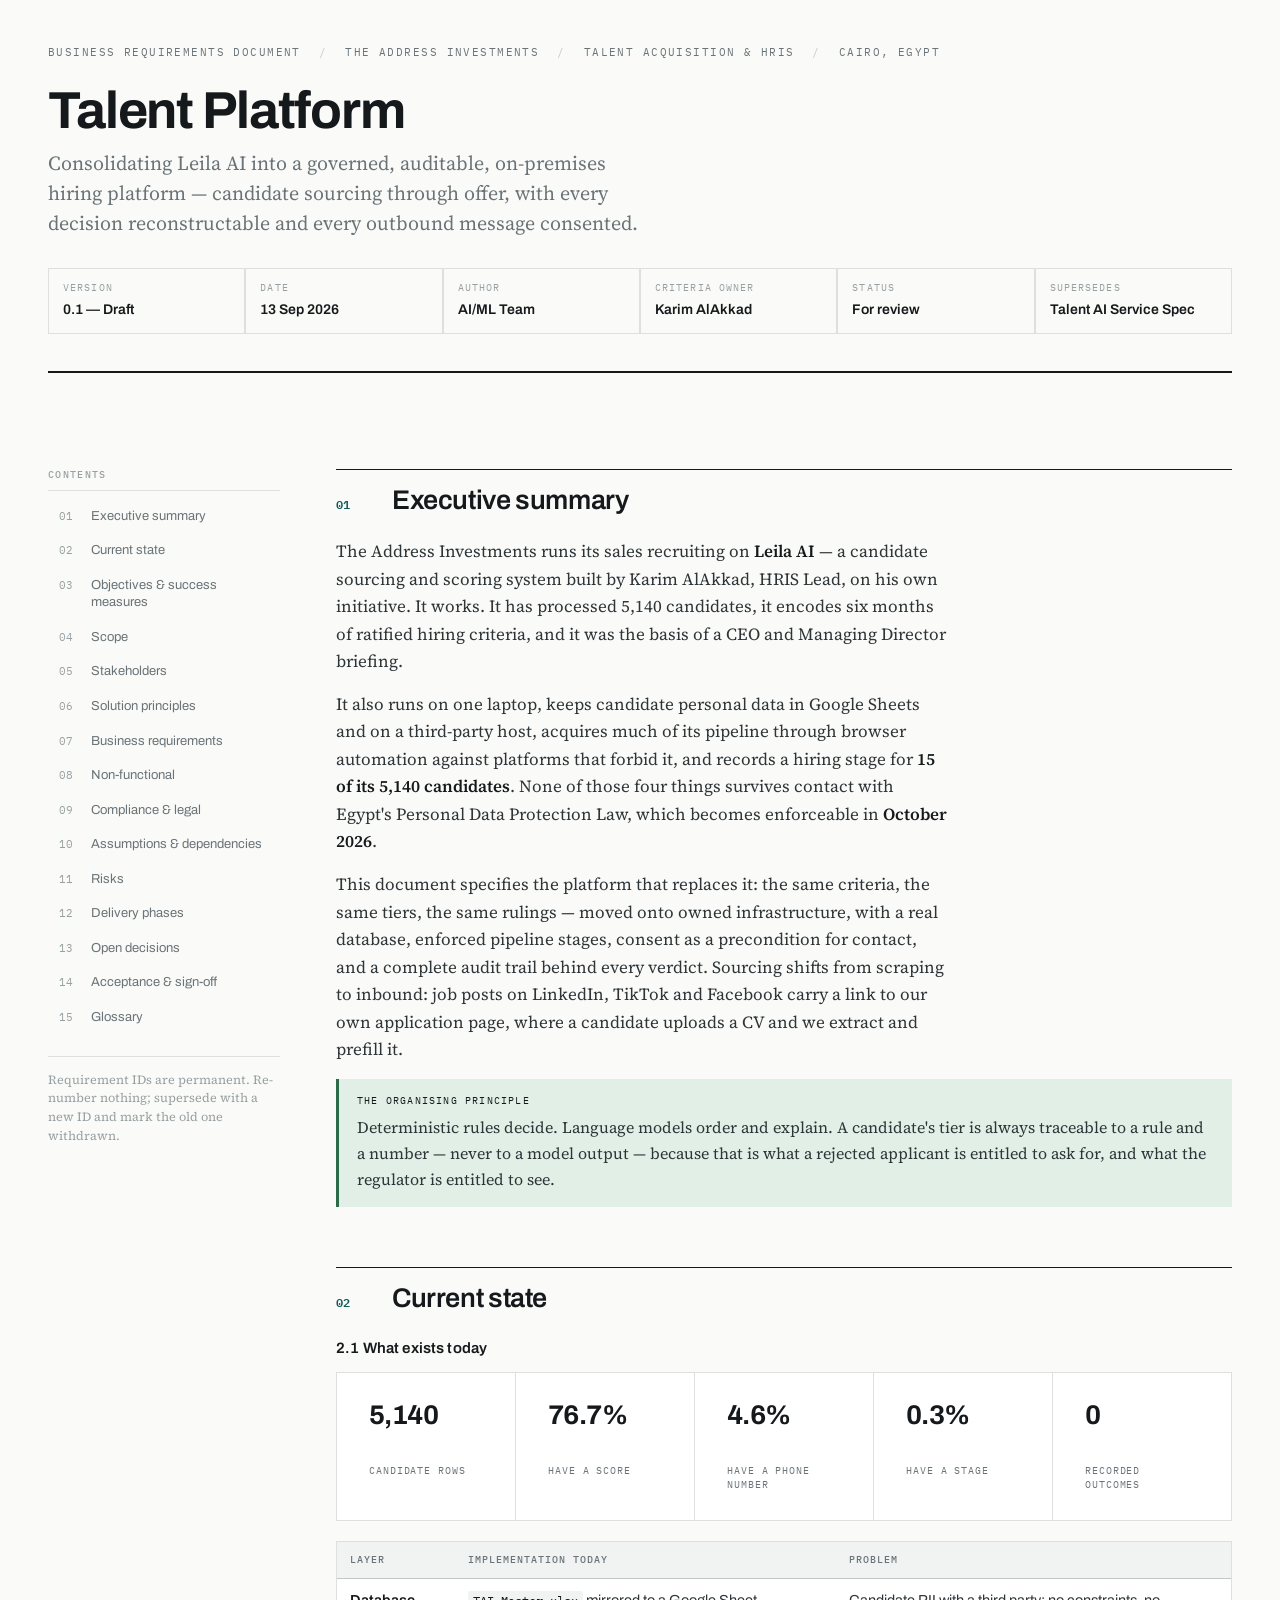
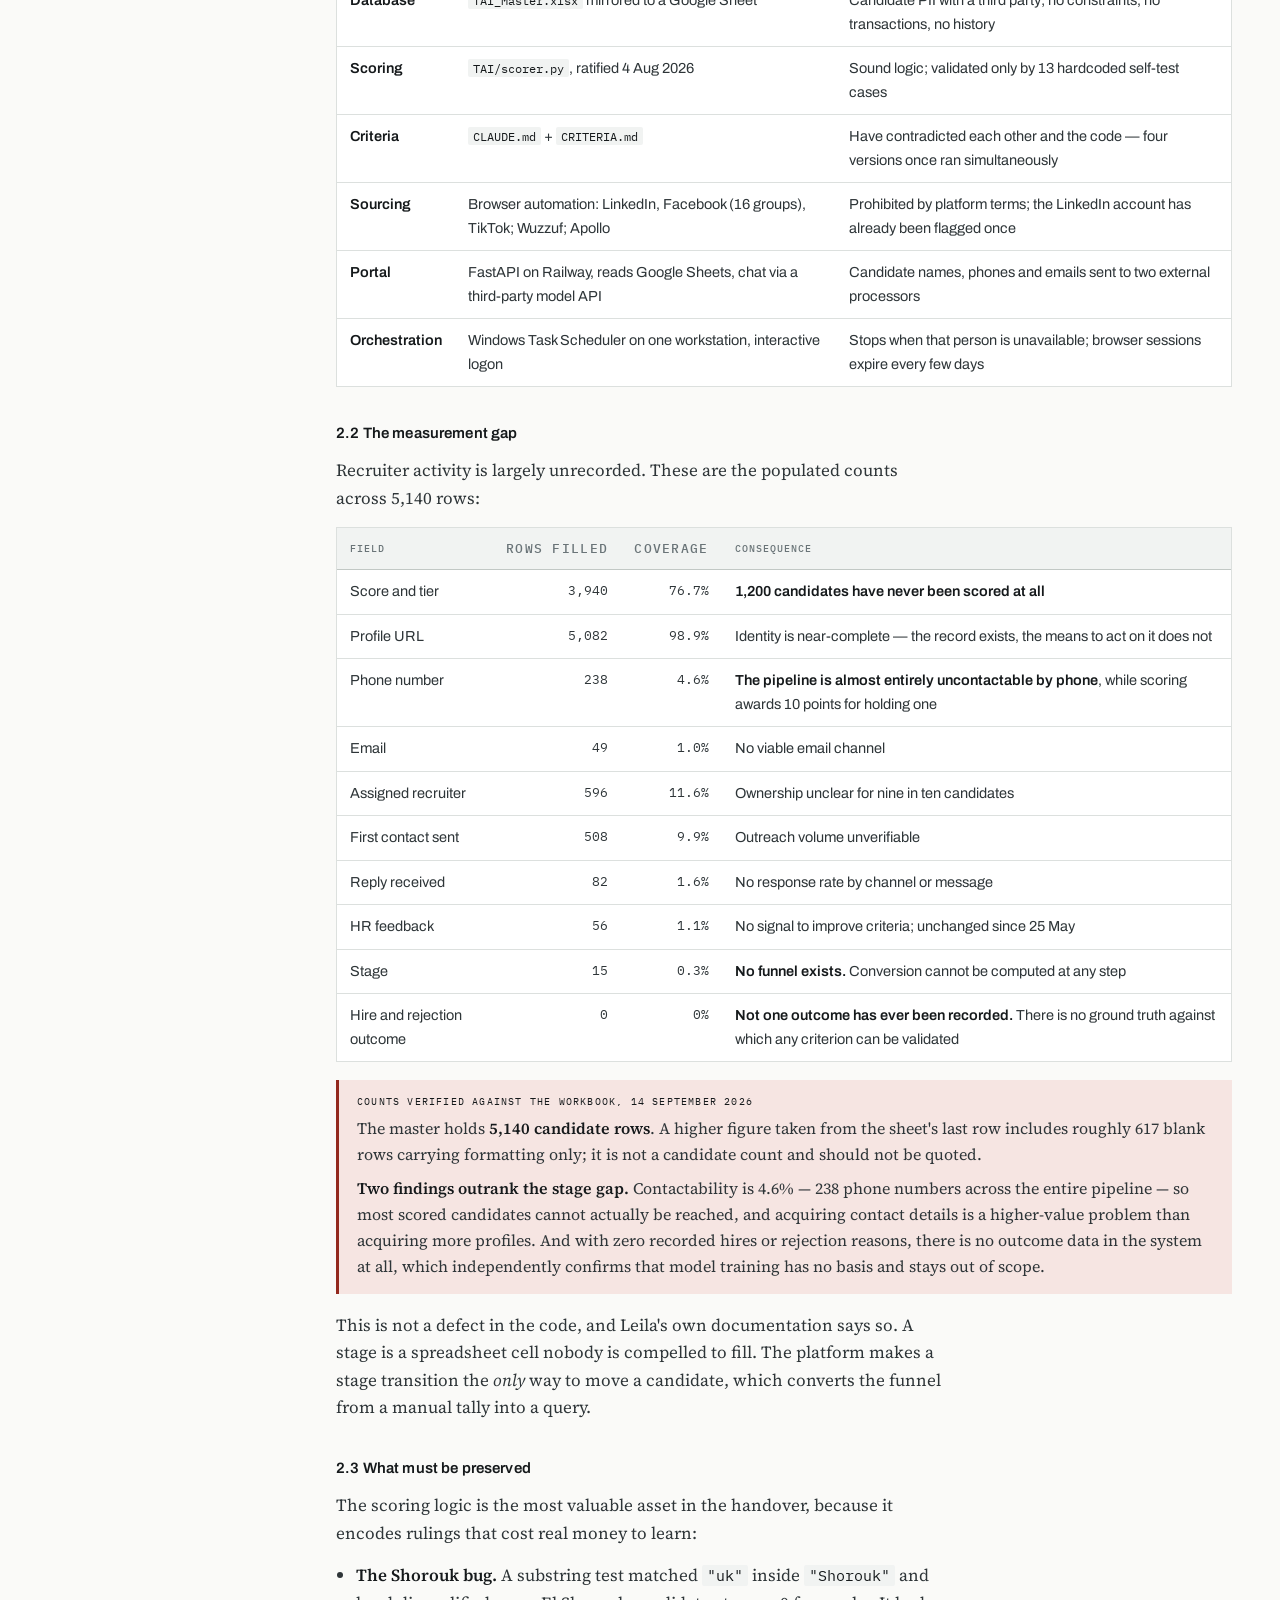
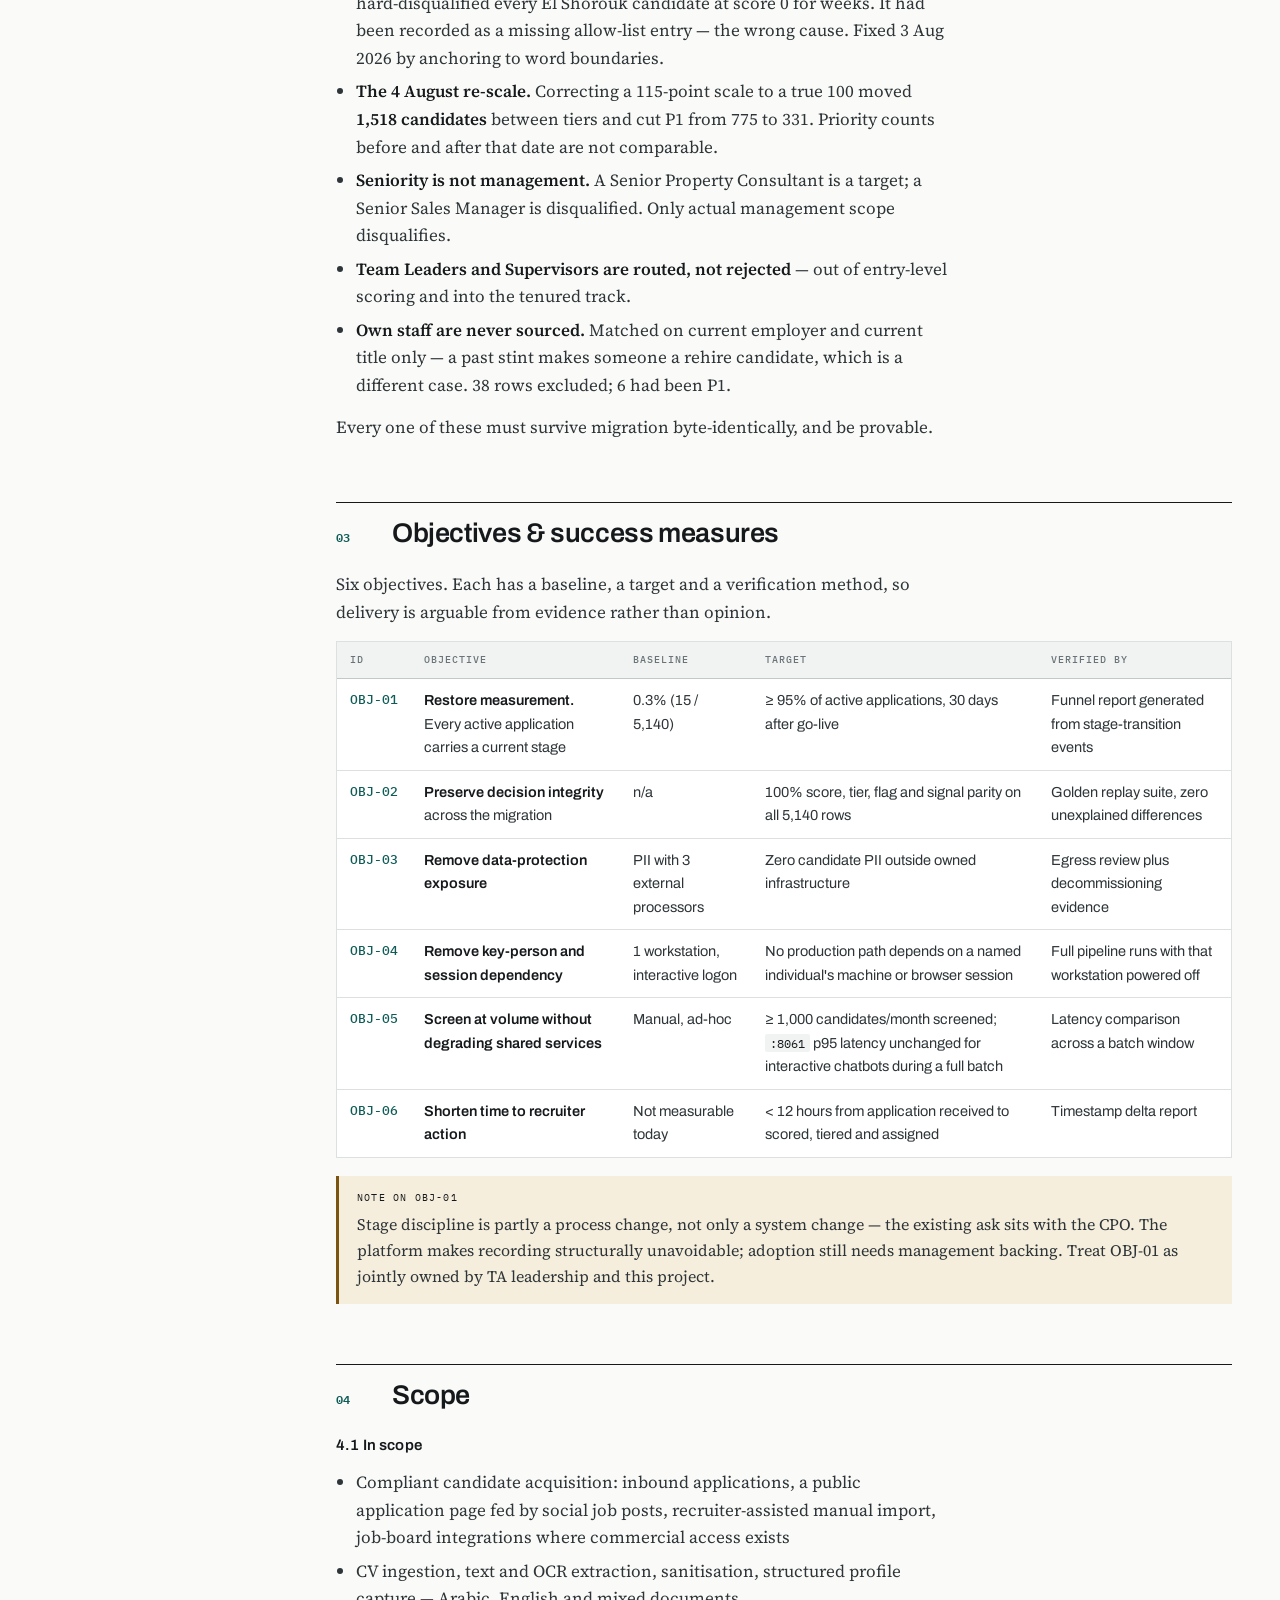
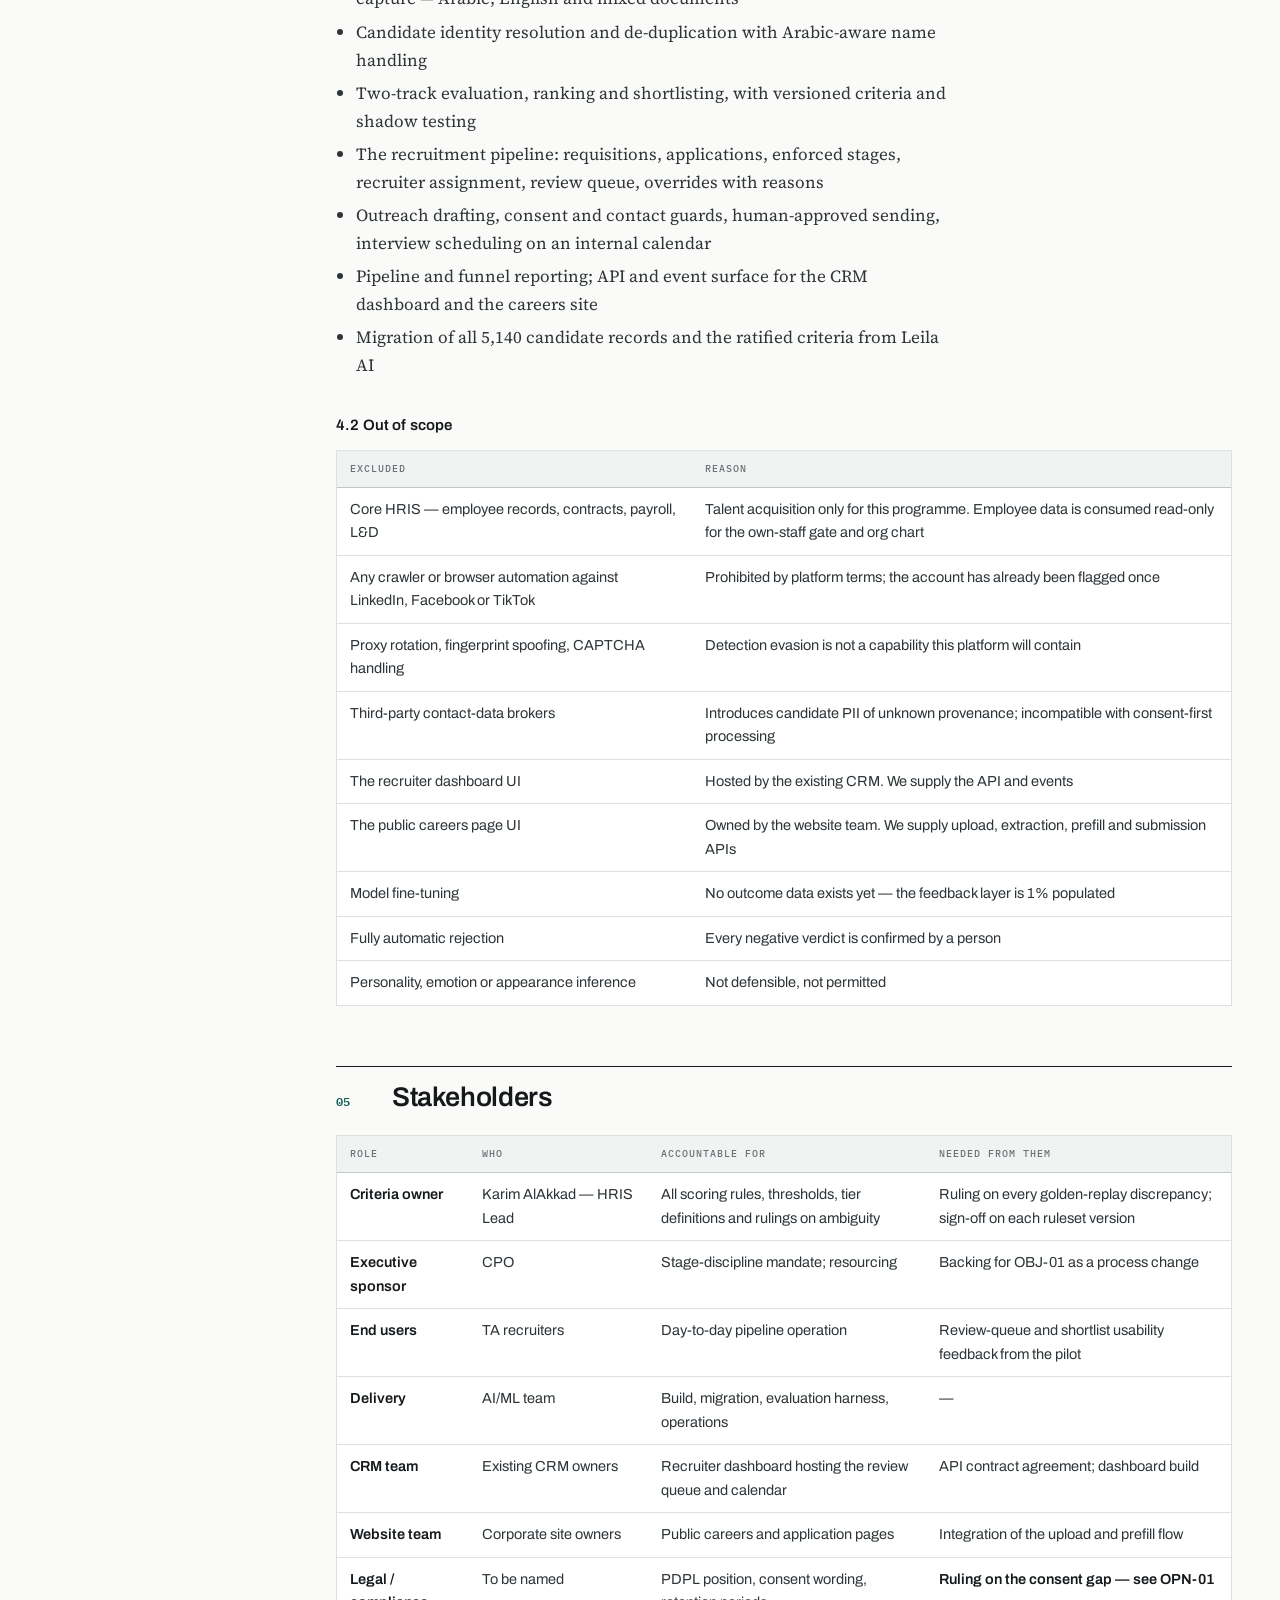
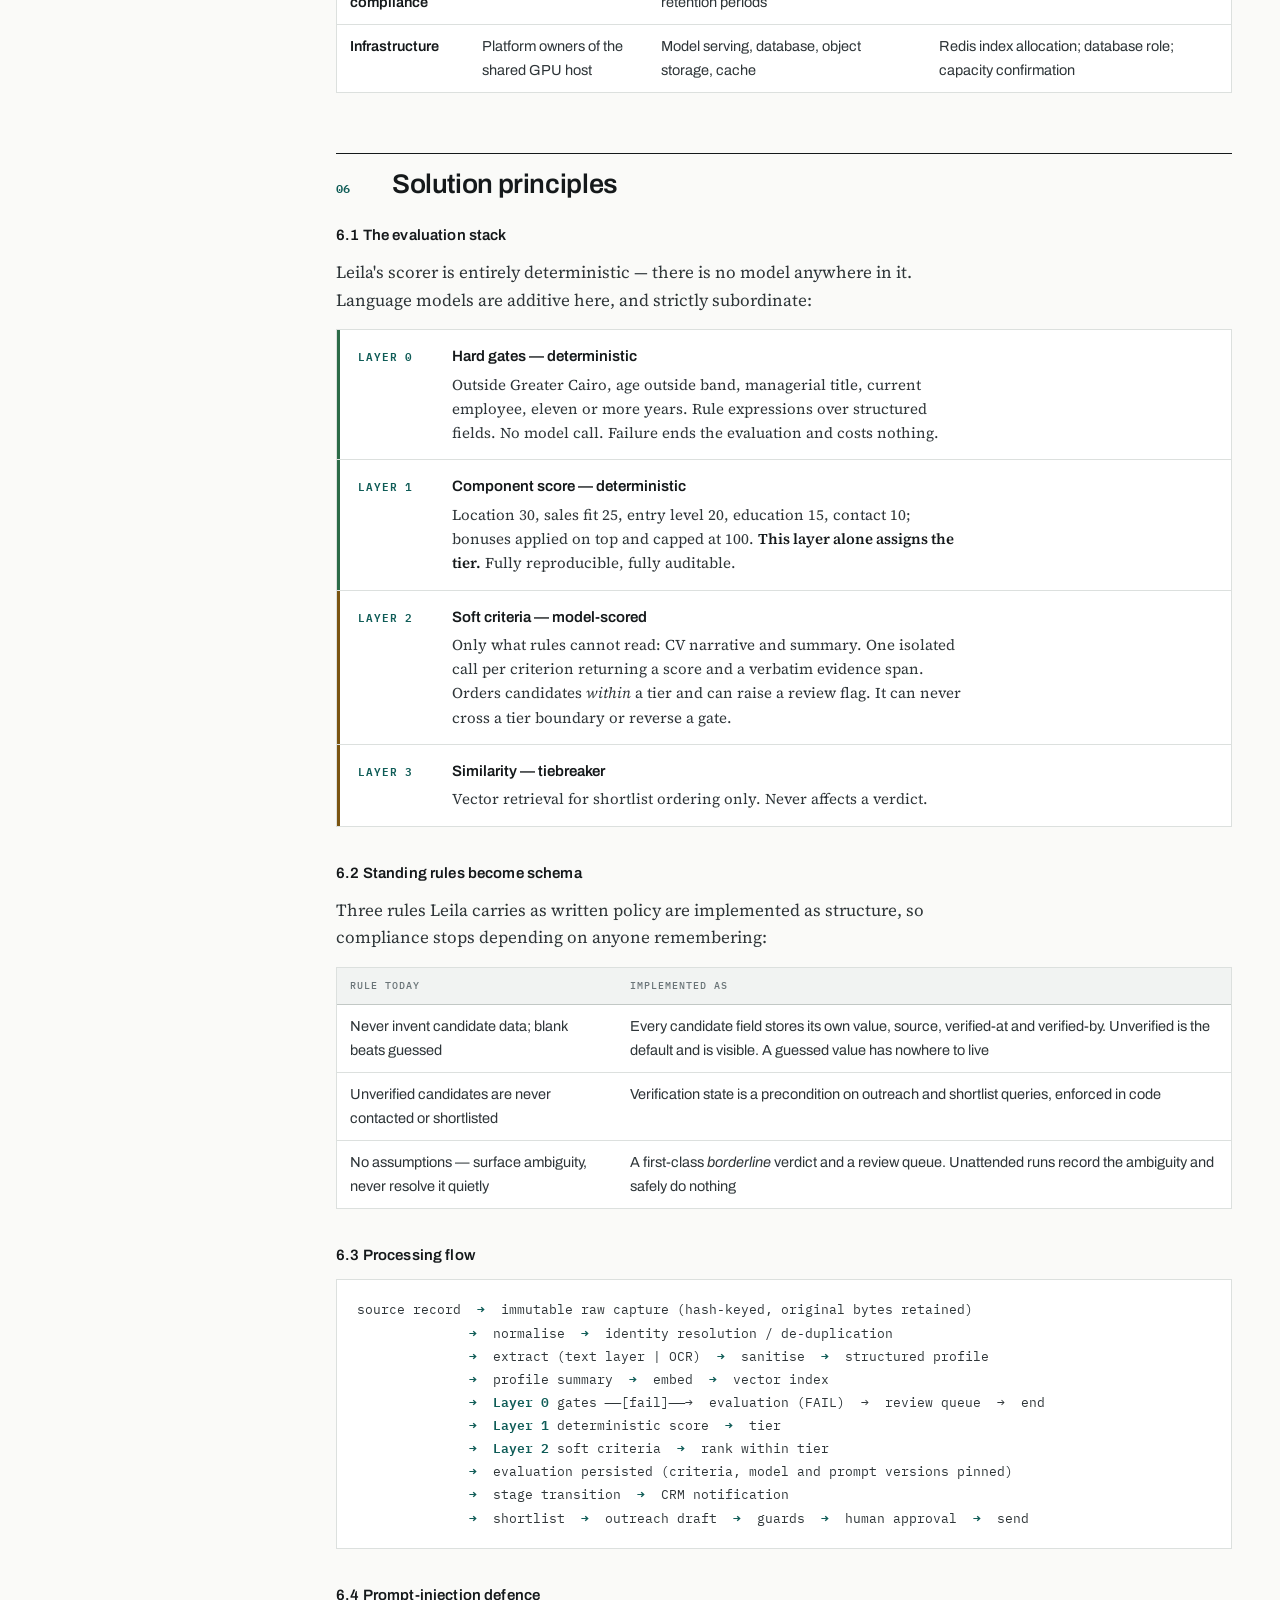
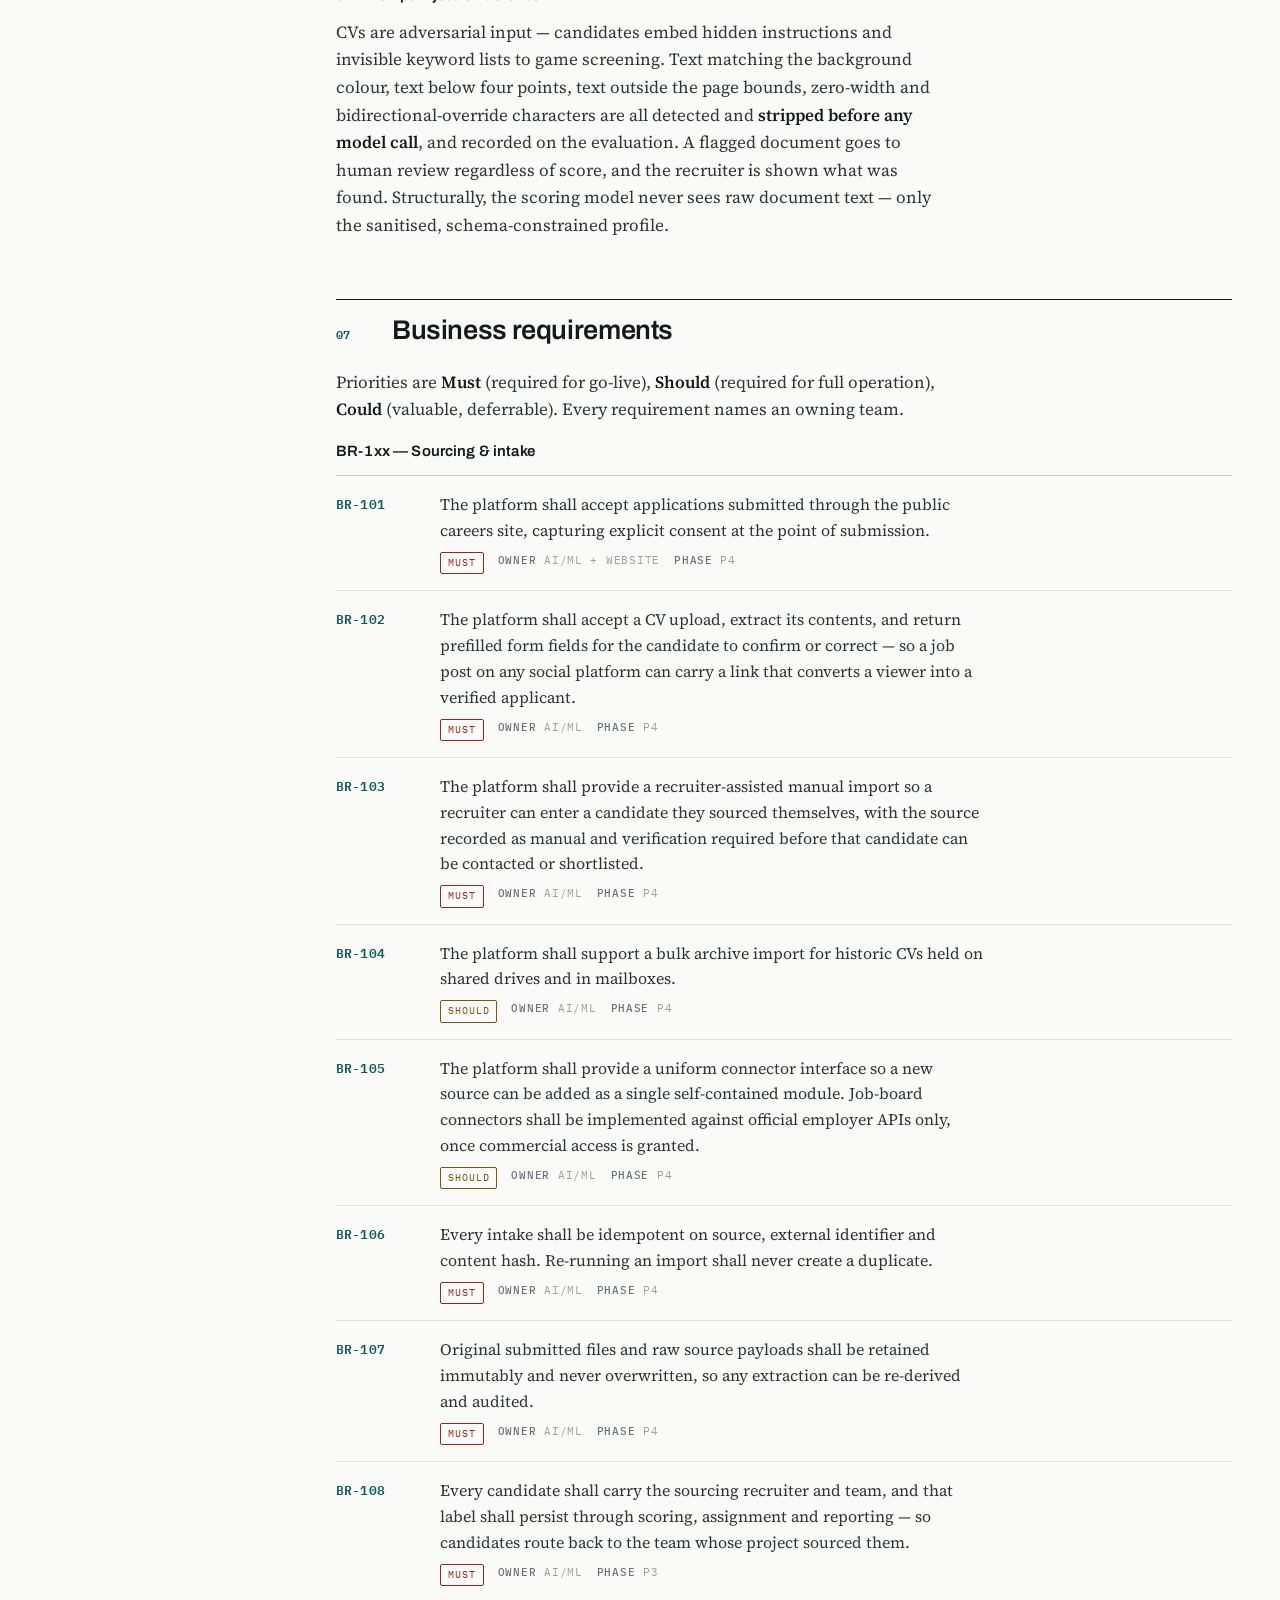
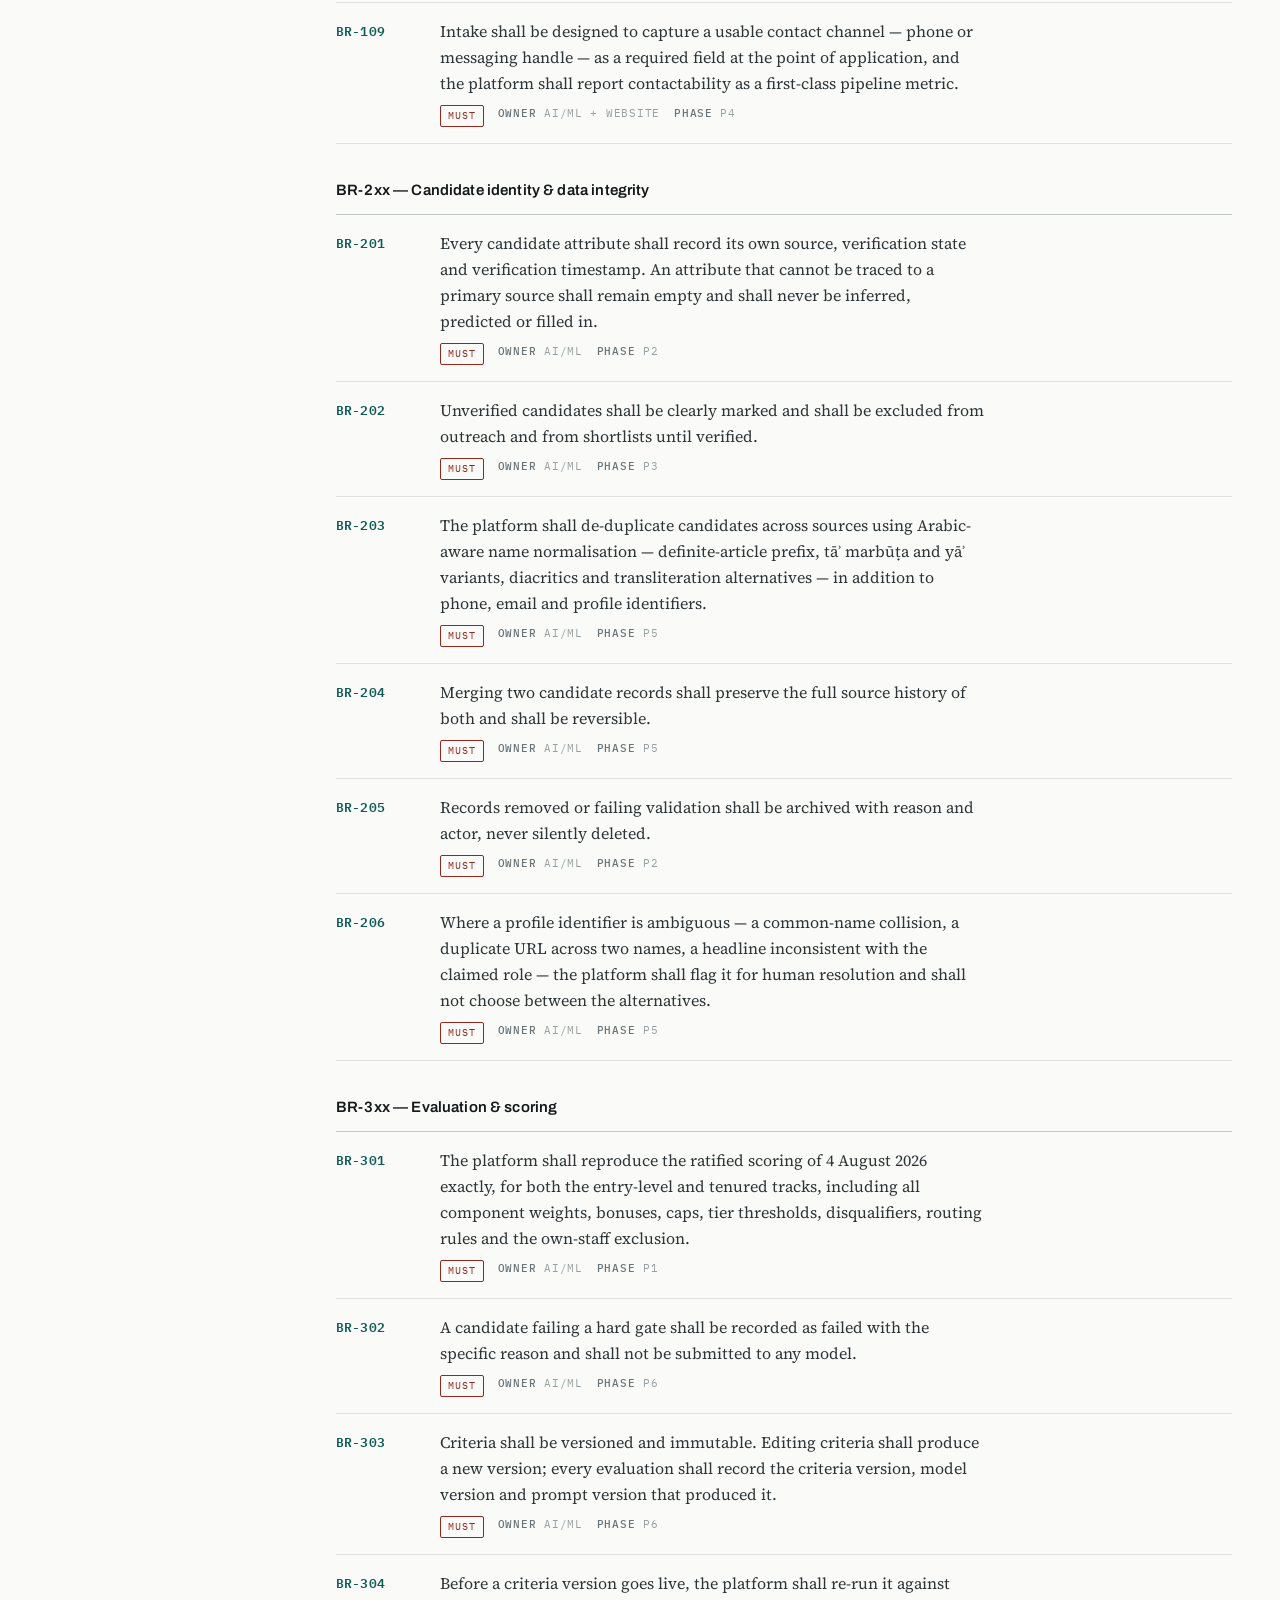
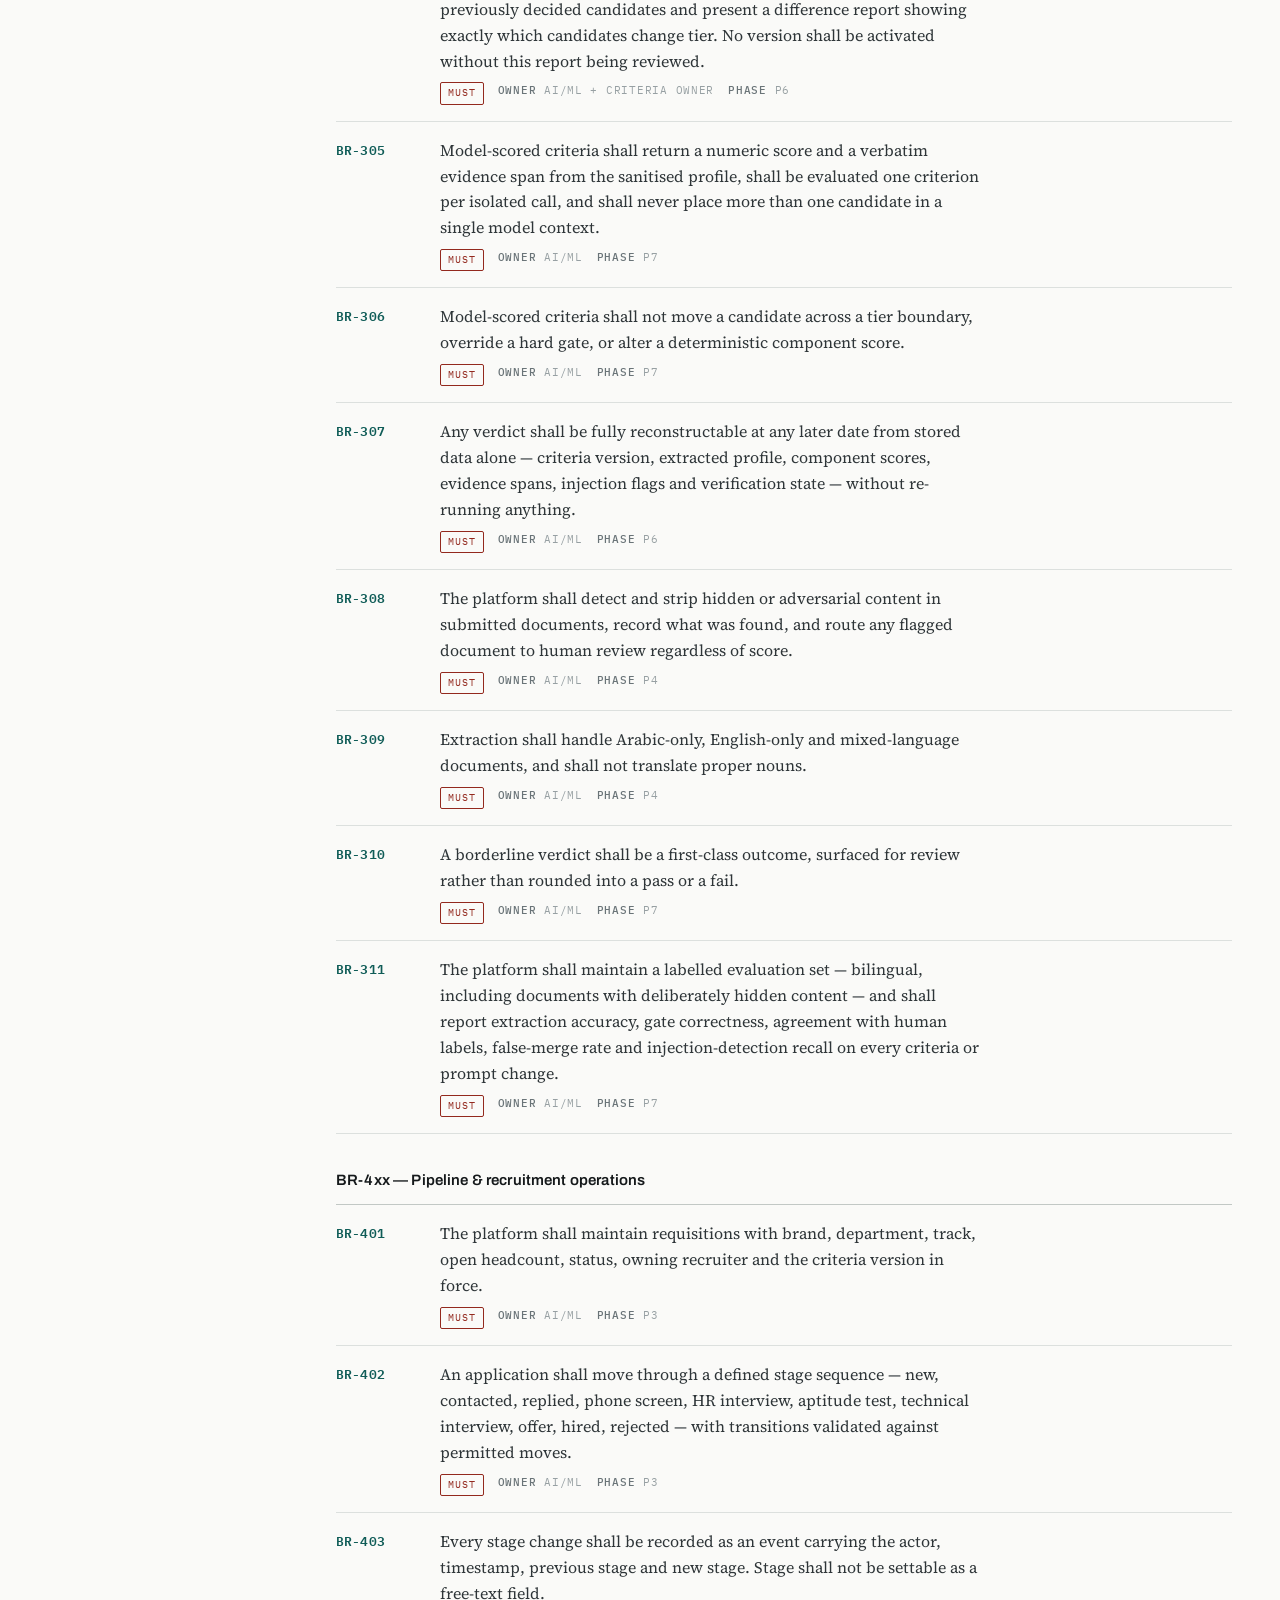
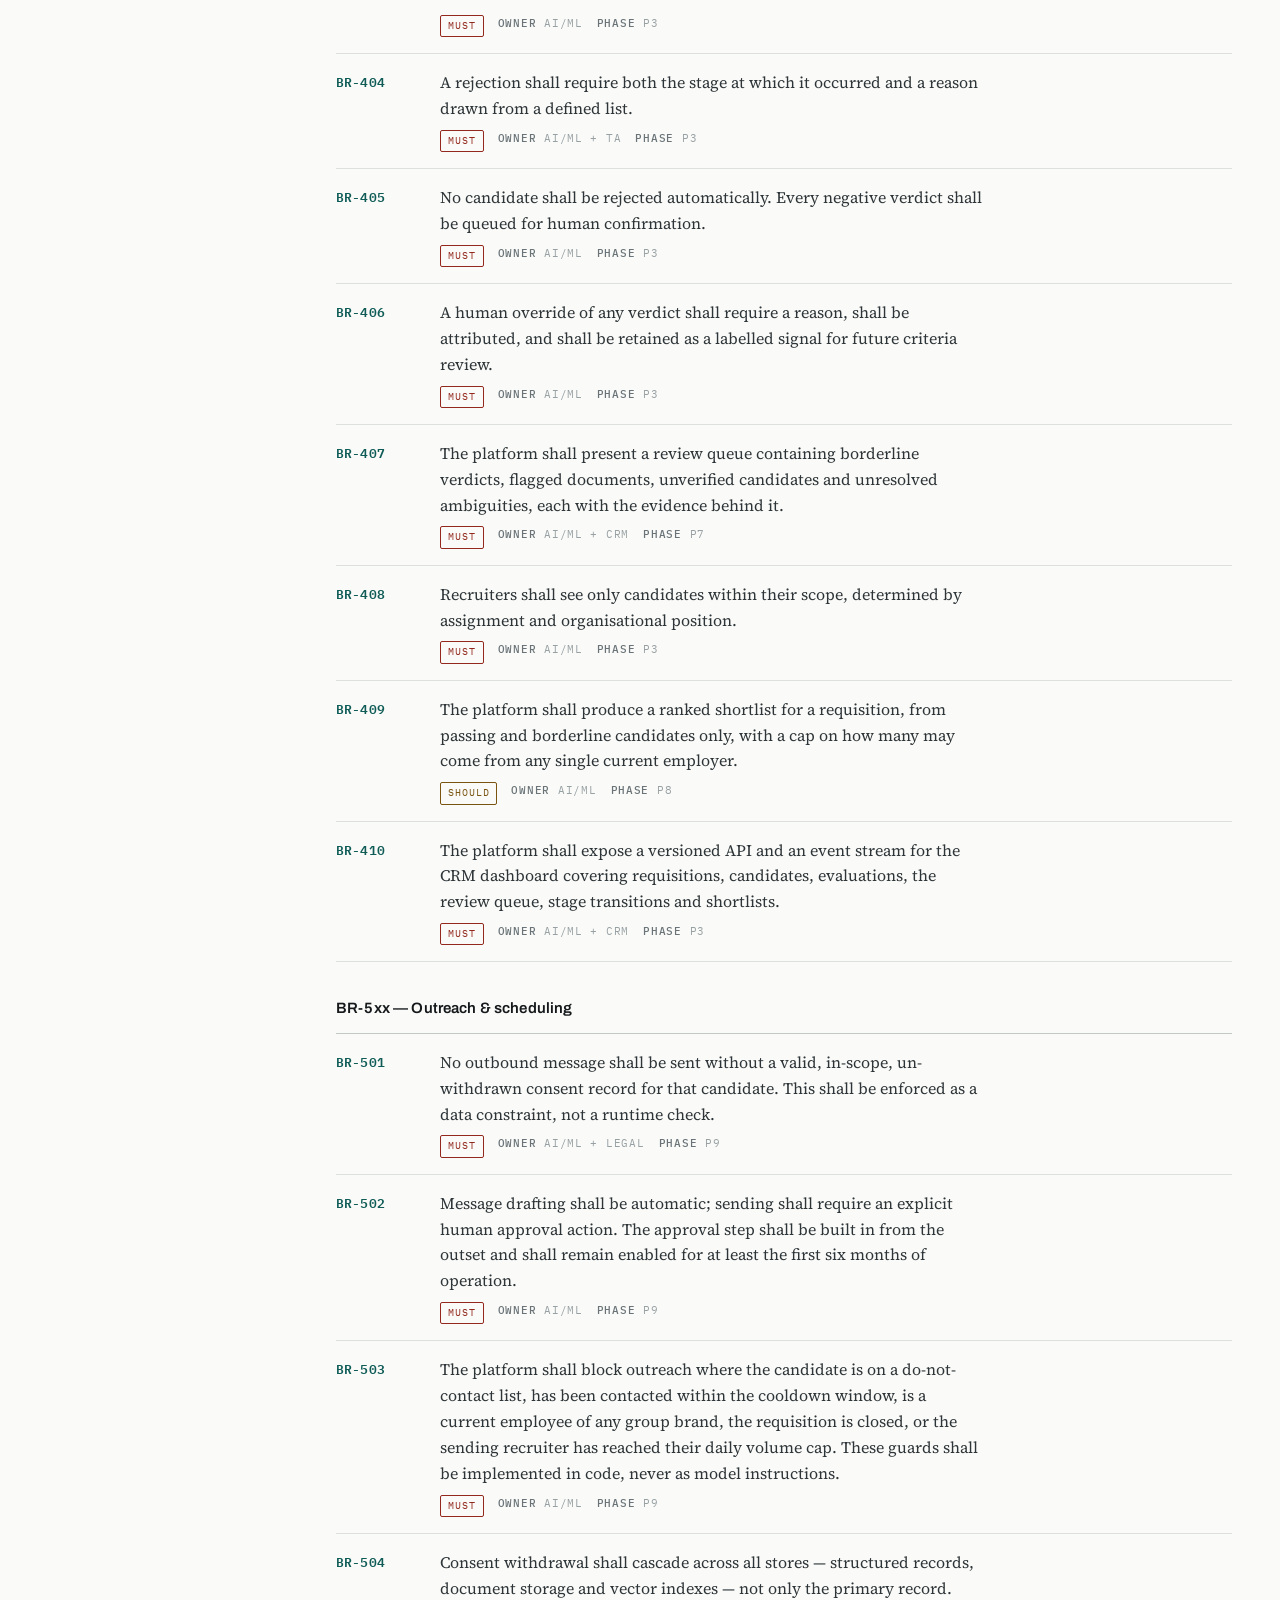
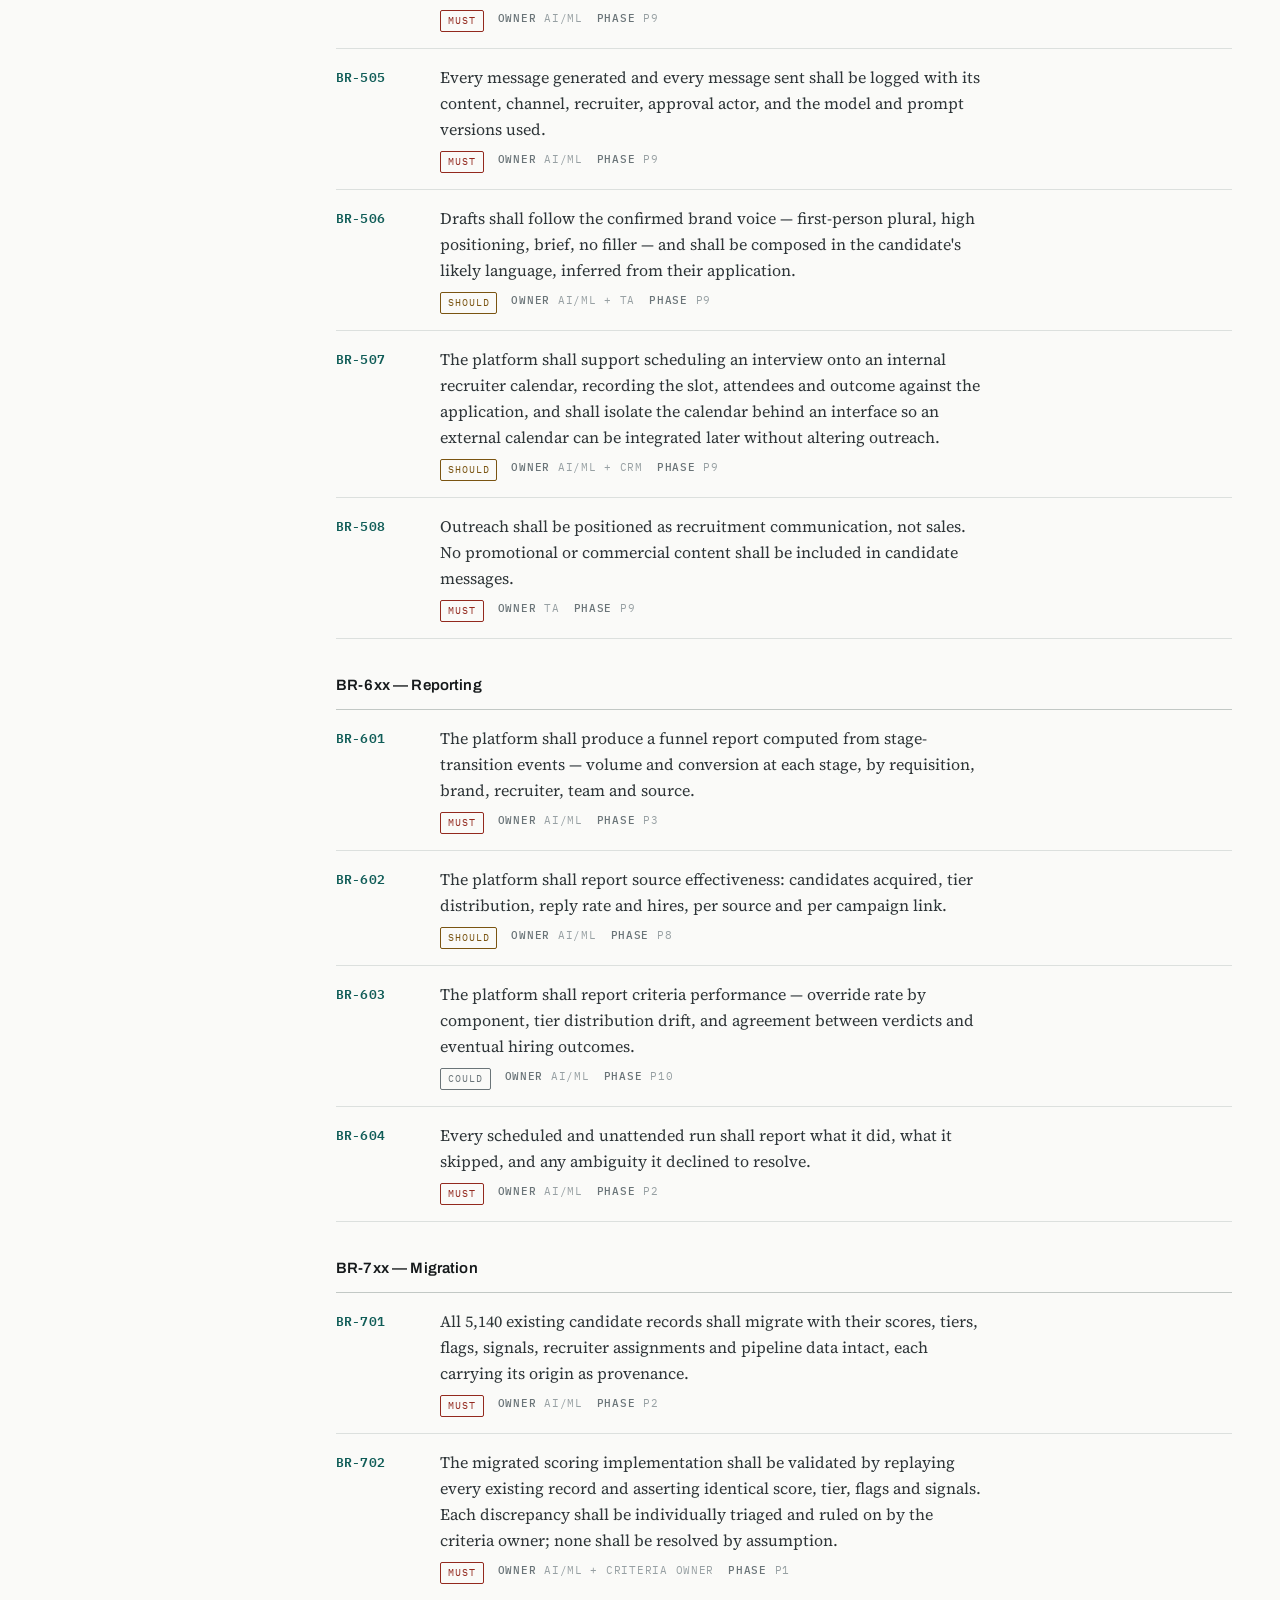
<file: docs/BRD.html>
<!doctype html><html><head><meta charset=utf8><meta name=viewport content="width=device-width,initial-scale=1"><style>:root{color-scheme:light}body{margin:0;padding:0;font:14px -apple-system,BlinkMacSystemFont,sans-serif;background:#faf9f5;color:#141413}img{max-width:100%}[hidden]:not([hidden=until-found]){display:none!important}</style></head><body>
<title>TAI Talent Platform BRD</title>
<link rel="preconnect" href="https://fonts.googleapis.com">
<link rel="preconnect" href="https://fonts.gstatic.com" crossorigin>
<link rel="stylesheet" href="https://fonts.googleapis.com/css2?family=Archivo:wght@500;600;700&family=Source+Serif+4:ital,opsz,wght@0,8..60,400;0,8..60,600;1,8..60,400&family=IBM+Plex+Mono:wght@400;500;600&display=swap">
<style>
  :root{
    --paper:#FAFAF8;
    --surface:#FFFFFF;
    --sunken:#F1F3F2;
    --ink:#15191B;
    --body:#2E3538;
    --muted:#6A7478;
    --faint:#97A0A3;
    --rule:#DCE0DE;
    --rule-strong:#C2C8C5;
    --accent:#0F5C57;
    --accent-ink:#0B4643;
    --accent-wash:#E3EDEB;
    --blocker:#93291E;
    --blocker-wash:#F6E5E2;
    --open:#7A5411;
    --open-wash:#F6EEDC;
    --ratified:#2B6B47;
    --ratified-wash:#E2EFE7;
    --shadow:0 1px 2px rgba(21,25,27,.05);
    --display:"Archivo","Helvetica Neue",Arial,sans-serif;
    --text:"Source Serif 4",Georgia,"Times New Roman",serif;
    --mono:"IBM Plex Mono",ui-monospace,"SFMono-Regular",Consolas,monospace;
  }
  @media (prefers-color-scheme:dark){
    :root:not([data-theme="light"]){
      --paper:#111416;
      --surface:#181C1E;
      --sunken:#1E2325;
      --ink:#EDEFEE;
      --body:#C6CCCB;
      --muted:#8E9998;
      --faint:#6E7877;
      --rule:#2A3032;
      --rule-strong:#3A4244;
      --accent:#5FB8AD;
      --accent-ink:#8FD3CA;
      --accent-wash:#16302E;
      --blocker:#E08174;
      --blocker-wash:#33201D;
      --open:#D7AE5F;
      --open-wash:#2E2716;
      --ratified:#74BC90;
      --ratified-wash:#192C21;
      --shadow:0 1px 2px rgba(0,0,0,.35);
    }
  }
  :root[data-theme="dark"]{
    --paper:#111416;
    --surface:#181C1E;
    --sunken:#1E2325;
    --ink:#EDEFEE;
    --body:#C6CCCB;
    --muted:#8E9998;
    --faint:#6E7877;
    --rule:#2A3032;
    --rule-strong:#3A4244;
    --accent:#5FB8AD;
    --accent-ink:#8FD3CA;
    --accent-wash:#16302E;
    --blocker:#E08174;
    --blocker-wash:#33201D;
    --open:#D7AE5F;
    --open-wash:#2E2716;
    --ratified:#74BC90;
    --ratified-wash:#192C21;
    --shadow:0 1px 2px rgba(0,0,0,.35);
  }

  *{box-sizing:border-box}
  body{
    background:var(--paper);
    color:var(--body);
    font-family:var(--text);
    font-size:17px;
    line-height:1.62;
    -webkit-font-smoothing:antialiased;
  }
  a{color:var(--accent);text-underline-offset:2px}
  a:focus-visible,button:focus-visible{outline:2px solid var(--accent);outline-offset:2px;border-radius:2px}

  .shell{
    max-width:1240px;
    margin:0 auto;
    padding:0 28px 120px;
    display:grid;
    grid-template-columns:232px minmax(0,1fr);
    gap:56px;
    align-items:start;
  }

  /* ---------- masthead ---------- */
  .masthead{
    grid-column:1/-1;
    border-bottom:2px solid var(--ink);
    padding:44px 0 20px;
    margin-bottom:40px;
  }
  .eyebrow{
    font-family:var(--mono);
    font-size:11px;
    letter-spacing:.13em;
    text-transform:uppercase;
    color:var(--muted);
    display:flex;
    flex-wrap:wrap;
    gap:8px 18px;
    margin-bottom:22px;
  }
  .eyebrow .sep{color:var(--rule-strong)}
  h1{
    font-family:var(--display);
    font-weight:700;
    font-size:clamp(34px,5vw,52px);
    line-height:1.04;
    letter-spacing:-.022em;
    color:var(--ink);
    margin:0 0 10px;
    text-wrap:balance;
  }
  .standfirst{
    font-size:20px;
    line-height:1.5;
    color:var(--muted);
    max-width:60ch;
    margin:0 0 30px;
  }
  .control{
    display:grid;
    grid-template-columns:repeat(auto-fit,minmax(148px,1fr));
    gap:2px;
    background:var(--rule);
    border:1px solid var(--rule);
  }
  .control div{background:var(--paper);padding:11px 14px}
  .control dt{
    font-family:var(--mono);
    font-size:10px;
    letter-spacing:.11em;
    text-transform:uppercase;
    color:var(--faint);
    margin:0 0 3px;
  }
  .control dd{
    margin:0;
    font-family:var(--display);
    font-weight:600;
    font-size:14px;
    color:var(--ink);
  }

  /* ---------- nav rail ---------- */
  nav{
    position:sticky;
    top:20px;
    font-family:var(--display);
    font-size:13px;
    line-height:1.35;
  }
  nav h2{
    font-family:var(--mono);
    font-size:10px;
    letter-spacing:.13em;
    text-transform:uppercase;
    color:var(--faint);
    font-weight:500;
    margin:0 0 12px;
    padding-bottom:9px;
    border-bottom:1px solid var(--rule);
  }
  nav ol{list-style:none;margin:0;padding:0;display:flex;flex-direction:column;gap:1px}
  nav a{
    display:grid;
    grid-template-columns:24px 1fr;
    gap:8px;
    padding:5px 6px 5px 0;
    color:var(--muted);
    text-decoration:none;
    border-left:2px solid transparent;
    padding-left:9px;
  }
  nav a:hover{color:var(--ink);border-left-color:var(--rule-strong)}
  nav a .n{font-family:var(--mono);font-size:11px;color:var(--faint);padding-top:1px}
  nav .rail-note{
    margin-top:18px;padding-top:14px;border-top:1px solid var(--rule);
    font-family:var(--text);font-size:12.5px;line-height:1.5;color:var(--faint);
  }

  /* ---------- sections ---------- */
  main{min-width:0}
  section{margin:0 0 60px;scroll-margin-top:20px}
  .sec-head{
    display:grid;
    grid-template-columns:44px 1fr;
    gap:12px;
    align-items:baseline;
    border-top:1px solid var(--ink);
    padding-top:14px;
    margin-bottom:22px;
  }
  .sec-head .n{
    font-family:var(--mono);
    font-size:12px;
    font-weight:600;
    color:var(--accent);
    letter-spacing:.04em;
  }
  h2{
    font-family:var(--display);
    font-weight:600;
    font-size:27px;
    letter-spacing:-.014em;
    line-height:1.2;
    color:var(--ink);
    margin:0;
    text-wrap:balance;
  }
  h3{
    font-family:var(--display);
    font-weight:600;
    font-size:15px;
    letter-spacing:.01em;
    color:var(--ink);
    margin:34px 0 12px;
  }
  h3:first-of-type{margin-top:0}
  p{margin:0 0 15px;max-width:68ch}
  ul,ol.plain{margin:0 0 15px;padding-left:20px;max-width:68ch}
  li{margin-bottom:6px}
  strong{font-weight:600;color:var(--ink)}
  em{font-style:italic}
  code{
    font-family:var(--mono);
    font-size:.86em;
    background:var(--sunken);
    padding:1px 5px;
    border-radius:2px;
    color:var(--ink);
  }

  /* ---------- tables ---------- */
  .tw{overflow-x:auto;margin:0 0 18px;border:1px solid var(--rule)}
  table{border-collapse:collapse;width:100%;font-size:14.5px;font-family:var(--display);background:var(--surface)}
  th{
    font-family:var(--mono);
    font-size:10px;
    letter-spacing:.1em;
    text-transform:uppercase;
    font-weight:500;
    color:var(--muted);
    text-align:left;
    padding:10px 13px;
    border-bottom:1px solid var(--rule-strong);
    background:var(--sunken);
    white-space:nowrap;
  }
  td{padding:10px 13px;border-bottom:1px solid var(--rule);vertical-align:top;color:var(--body)}
  tbody tr:last-child td{border-bottom:none}
  td.num,th.num{text-align:right;font-variant-numeric:tabular-nums;font-family:var(--mono);font-size:13px}
  td.id{font-family:var(--mono);font-size:12.5px;color:var(--accent);white-space:nowrap;font-weight:500}
  td strong{font-weight:600}

  /* ---------- requirements ---------- */
  .reqs{border-top:1px solid var(--rule-strong)}
  .req{
    display:grid;
    grid-template-columns:86px minmax(0,1fr);
    gap:18px;
    padding:16px 0;
    border-bottom:1px solid var(--rule);
  }
  .req .rid{
    font-family:var(--mono);
    font-size:12.5px;
    font-weight:600;
    color:var(--accent);
    padding-top:2px;
    letter-spacing:.01em;
  }
  .req .rbody{min-width:0}
  .req p{margin:0 0 8px;font-size:16px}
  .meta{
    display:flex;
    flex-wrap:wrap;
    gap:6px 14px;
    font-family:var(--mono);
    font-size:10.5px;
    letter-spacing:.07em;
    text-transform:uppercase;
    color:var(--faint);
  }
  .meta b{font-weight:500;color:var(--muted)}
  .pri{
    font-family:var(--mono);
    font-size:10px;
    letter-spacing:.09em;
    text-transform:uppercase;
    padding:2px 7px;
    border:1px solid currentColor;
    border-radius:2px;
  }
  .pri.must{color:var(--blocker)}
  .pri.should{color:var(--open)}
  .pri.could{color:var(--muted)}

  /* ---------- callouts ---------- */
  .note{
    border-left:3px solid var(--accent);
    background:var(--accent-wash);
    padding:14px 18px;
    margin:0 0 18px;
    font-size:16px;
  }
  .note.blocker{border-left-color:var(--blocker);background:var(--blocker-wash)}
  .note.open{border-left-color:var(--open);background:var(--open-wash)}
  .note.ratified{border-left-color:var(--ratified);background:var(--ratified-wash)}
  .note p{margin:0 0 8px;max-width:none}
  .note p:last-child{margin:0}
  .note .lbl{
    font-family:var(--mono);
    font-size:10px;
    letter-spacing:.12em;
    text-transform:uppercase;
    display:block;
    margin-bottom:6px;
    color:var(--ink);
  }

  /* ---------- metric strip ---------- */
  .metrics{
    display:grid;
    grid-template-columns:repeat(auto-fit,minmax(132px,1fr));
    border:1px solid var(--rule);
    background:var(--rule);
    gap:1px;
    margin:0 0 20px;
  }
  .metrics div{background:var(--surface);padding:14px 16px}
  .metrics .v{
    font-family:var(--display);
    font-weight:700;
    font-size:27px;
    line-height:1.1;
    color:var(--ink);
    font-variant-numeric:tabular-nums;
    letter-spacing:-.02em;
  }
  .metrics .k{
    font-family:var(--mono);
    font-size:10px;
    letter-spacing:.09em;
    text-transform:uppercase;
    color:var(--muted);
    margin-top:5px;
    line-height:1.4;
  }

  /* ---------- flow ---------- */
  .flow{
    font-family:var(--mono);
    font-size:12.5px;
    line-height:1.85;
    background:var(--surface);
    border:1px solid var(--rule);
    padding:18px 20px;
    overflow-x:auto;
    white-space:pre;
    color:var(--body);
    margin:0 0 18px;
  }
  .flow b{color:var(--accent);font-weight:600}

  /* ---------- layered model ---------- */
  .layers{display:flex;flex-direction:column;gap:1px;background:var(--rule);border:1px solid var(--rule);margin:0 0 18px}
  .layer{background:var(--surface);padding:14px 18px;display:grid;grid-template-columns:78px 1fr;gap:16px;align-items:start}
  .layer .lv{font-family:var(--mono);font-size:11px;letter-spacing:.08em;text-transform:uppercase;color:var(--accent);font-weight:600;padding-top:3px}
  .layer h4{font-family:var(--display);font-size:15px;font-weight:600;color:var(--ink);margin:0 0 4px}
  .layer p{margin:0;font-size:15px;max-width:64ch}
  .layer.det{border-left:3px solid var(--ratified)}
  .layer.prob{border-left:3px solid var(--open)}

  footer{
    grid-column:1/-1;
    border-top:2px solid var(--ink);
    margin-top:20px;
    padding-top:18px;
    font-family:var(--mono);
    font-size:11px;
    letter-spacing:.06em;
    text-transform:uppercase;
    color:var(--faint);
    display:flex;
    flex-wrap:wrap;
    gap:8px 22px;
  }

  @media (max-width:920px){
    .shell{grid-template-columns:1fr;gap:0;padding:0 20px 80px}
    nav{position:static;margin-bottom:44px;padding-bottom:24px;border-bottom:1px solid var(--rule)}
    nav ol{display:grid;grid-template-columns:repeat(auto-fit,minmax(190px,1fr));gap:0}
    body{font-size:16.5px}
    .req{grid-template-columns:1fr;gap:6px}
  }
  @media (prefers-reduced-motion:reduce){*{animation:none!important;transition:none!important}}
</style>

<div class="shell">

  <header class="masthead">
    <div class="eyebrow">
      <span>Business Requirements Document</span><span class="sep">/</span>
      <span>The Address Investments</span><span class="sep">/</span>
      <span>Talent Acquisition &amp; HRIS</span><span class="sep">/</span>
      <span>Cairo, Egypt</span>
    </div>
    <h1>Talent Platform</h1>
    <p class="standfirst">Consolidating Leila AI into a governed, auditable, on-premises hiring platform — candidate sourcing through offer, with every decision reconstructable and every outbound message consented.</p>
    <dl class="control">
      <div><dt>Version</dt><dd>0.1 — Draft</dd></div>
      <div><dt>Date</dt><dd>13 Sep 2026</dd></div>
      <div><dt>Author</dt><dd>AI/ML Team</dd></div>
      <div><dt>Criteria owner</dt><dd>Karim AlAkkad</dd></div>
      <div><dt>Status</dt><dd>For review</dd></div>
      <div><dt>Supersedes</dt><dd>Talent AI Service Spec</dd></div>
    </dl>
  </header>

  <nav aria-label="Contents">
    <h2>Contents</h2>
    <ol>
      <li><a href="#s1"><span class="n">01</span><span>Executive summary</span></a></li>
      <li><a href="#s2"><span class="n">02</span><span>Current state</span></a></li>
      <li><a href="#s3"><span class="n">03</span><span>Objectives &amp; success measures</span></a></li>
      <li><a href="#s4"><span class="n">04</span><span>Scope</span></a></li>
      <li><a href="#s5"><span class="n">05</span><span>Stakeholders</span></a></li>
      <li><a href="#s6"><span class="n">06</span><span>Solution principles</span></a></li>
      <li><a href="#s7"><span class="n">07</span><span>Business requirements</span></a></li>
      <li><a href="#s8"><span class="n">08</span><span>Non-functional</span></a></li>
      <li><a href="#s9"><span class="n">09</span><span>Compliance &amp; legal</span></a></li>
      <li><a href="#s10"><span class="n">10</span><span>Assumptions &amp; dependencies</span></a></li>
      <li><a href="#s11"><span class="n">11</span><span>Risks</span></a></li>
      <li><a href="#s12"><span class="n">12</span><span>Delivery phases</span></a></li>
      <li><a href="#s13"><span class="n">13</span><span>Open decisions</span></a></li>
      <li><a href="#s14"><span class="n">14</span><span>Acceptance &amp; sign-off</span></a></li>
      <li><a href="#s15"><span class="n">15</span><span>Glossary</span></a></li>
    </ol>
    <p class="rail-note">Requirement IDs are permanent. Re-number nothing; supersede with a new ID and mark the old one withdrawn.</p>
  </nav>

  <main>

    <!-- ============ 1 ============ -->
    <section id="s1">
      <div class="sec-head"><span class="n">01</span><h2>Executive summary</h2></div>

      <p>The Address Investments runs its sales recruiting on <strong>Leila AI</strong> — a candidate sourcing and scoring system built by Karim AlAkkad, HRIS Lead, on his own initiative. It works. It has processed 5,140 candidates, it encodes six months of ratified hiring criteria, and it was the basis of a CEO and Managing Director briefing.</p>

      <p>It also runs on one laptop, keeps candidate personal data in Google Sheets and on a third-party host, acquires much of its pipeline through browser automation against platforms that forbid it, and records a hiring stage for <strong>15 of its 5,140 candidates</strong>. None of those four things survives contact with Egypt's Personal Data Protection Law, which becomes enforceable in <strong>October 2026</strong>.</p>

      <p>This document specifies the platform that replaces it: the same criteria, the same tiers, the same rulings — moved onto owned infrastructure, with a real database, enforced pipeline stages, consent as a precondition for contact, and a complete audit trail behind every verdict. Sourcing shifts from scraping to inbound: job posts on LinkedIn, TikTok and Facebook carry a link to our own application page, where a candidate uploads a CV and we extract and prefill it.</p>

      <div class="note ratified">
        <span class="lbl">The organising principle</span>
        <p>Deterministic rules decide. Language models order and explain. A candidate's tier is always traceable to a rule and a number — never to a model output — because that is what a rejected applicant is entitled to ask for, and what the regulator is entitled to see.</p>
      </div>
    </section>

    <!-- ============ 2 ============ -->
    <section id="s2">
      <div class="sec-head"><span class="n">02</span><h2>Current state</h2></div>

      <h3>2.1 What exists today</h3>
      <div class="metrics">
        <div><div class="v">5,140</div><div class="k">Candidate rows</div></div>
        <div><div class="v">76.7%</div><div class="k">Have a score</div></div>
        <div><div class="v">4.6%</div><div class="k">Have a phone number</div></div>
        <div><div class="v">0.3%</div><div class="k">Have a stage</div></div>
        <div><div class="v">0</div><div class="k">Recorded outcomes</div></div>
      </div>

      <div class="tw">
        <table>
          <thead><tr><th>Layer</th><th>Implementation today</th><th>Problem</th></tr></thead>
          <tbody>
            <tr><td><strong>Database</strong></td><td><code>TAI_Master.xlsx</code> mirrored to a Google Sheet</td><td>Candidate PII with a third party; no constraints, no transactions, no history</td></tr>
            <tr><td><strong>Scoring</strong></td><td><code>TAI/scorer.py</code>, ratified 4 Aug 2026</td><td>Sound logic; validated only by 13 hardcoded self-test cases</td></tr>
            <tr><td><strong>Criteria</strong></td><td><code>CLAUDE.md</code> + <code>CRITERIA.md</code></td><td>Have contradicted each other and the code — four versions once ran simultaneously</td></tr>
            <tr><td><strong>Sourcing</strong></td><td>Browser automation: LinkedIn, Facebook (16 groups), TikTok; Wuzzuf; Apollo</td><td>Prohibited by platform terms; the LinkedIn account has already been flagged once</td></tr>
            <tr><td><strong>Portal</strong></td><td>FastAPI on Railway, reads Google Sheets, chat via a third-party model API</td><td>Candidate names, phones and emails sent to two external processors</td></tr>
            <tr><td><strong>Orchestration</strong></td><td>Windows Task Scheduler on one workstation, interactive logon</td><td>Stops when that person is unavailable; browser sessions expire every few days</td></tr>
          </tbody>
        </table>
      </div>

      <h3>2.2 The measurement gap</h3>
      <p>Recruiter activity is largely unrecorded. These are the populated counts across 5,140 rows:</p>

      <div class="tw">
        <table>
          <thead><tr><th>Field</th><th class="num">Rows filled</th><th class="num">Coverage</th><th>Consequence</th></tr></thead>
          <tbody>
            <tr><td>Score and tier</td><td class="num">3,940</td><td class="num">76.7%</td><td><strong>1,200 candidates have never been scored at all</strong></td></tr>
            <tr><td>Profile URL</td><td class="num">5,082</td><td class="num">98.9%</td><td>Identity is near-complete &mdash; the record exists, the means to act on it does not</td></tr>
            <tr><td>Phone number</td><td class="num">238</td><td class="num">4.6%</td><td><strong>The pipeline is almost entirely uncontactable by phone</strong>, while scoring awards 10 points for holding one</td></tr>
            <tr><td>Email</td><td class="num">49</td><td class="num">1.0%</td><td>No viable email channel</td></tr>
            <tr><td>Assigned recruiter</td><td class="num">596</td><td class="num">11.6%</td><td>Ownership unclear for nine in ten candidates</td></tr>
            <tr><td>First contact sent</td><td class="num">508</td><td class="num">9.9%</td><td>Outreach volume unverifiable</td></tr>
            <tr><td>Reply received</td><td class="num">82</td><td class="num">1.6%</td><td>No response rate by channel or message</td></tr>
            <tr><td>HR feedback</td><td class="num">56</td><td class="num">1.1%</td><td>No signal to improve criteria; unchanged since 25 May</td></tr>
            <tr><td>Stage</td><td class="num">15</td><td class="num">0.3%</td><td><strong>No funnel exists.</strong> Conversion cannot be computed at any step</td></tr>
            <tr><td>Hire and rejection outcome</td><td class="num">0</td><td class="num">0%</td><td><strong>Not one outcome has ever been recorded.</strong> There is no ground truth against which any criterion can be validated</td></tr>
          </tbody>
        </table>
      </div>

      <div class="note blocker">
        <span class="lbl">Counts verified against the workbook, 14 September 2026</span>
        <p>The master holds <strong>5,140 candidate rows</strong>. A higher figure taken from the sheet's last row includes roughly 617 blank rows carrying formatting only; it is not a candidate count and should not be quoted.</p>
        <p><strong>Two findings outrank the stage gap.</strong> Contactability is 4.6% &mdash; 238 phone numbers across the entire pipeline &mdash; so most scored candidates cannot actually be reached, and acquiring contact details is a higher-value problem than acquiring more profiles. And with zero recorded hires or rejection reasons, there is no outcome data in the system at all, which independently confirms that model training has no basis and stays out of scope.</p>
      </div>

      <p>This is not a defect in the code, and Leila's own documentation says so. A stage is a spreadsheet cell nobody is compelled to fill. The platform makes a stage transition the <em>only</em> way to move a candidate, which converts the funnel from a manual tally into a query.</p>

      <h3>2.3 What must be preserved</h3>
      <p>The scoring logic is the most valuable asset in the handover, because it encodes rulings that cost real money to learn:</p>
      <ul>
        <li><strong>The Shorouk bug.</strong> A substring test matched <code>"uk"</code> inside <code>"Shorouk"</code> and hard-disqualified every El Shorouk candidate at score 0 for weeks. It had been recorded as a missing allow-list entry — the wrong cause. Fixed 3 Aug 2026 by anchoring to word boundaries.</li>
        <li><strong>The 4 August re-scale.</strong> Correcting a 115-point scale to a true 100 moved <strong>1,518 candidates</strong> between tiers and cut P1 from 775 to 331. Priority counts before and after that date are not comparable.</li>
        <li><strong>Seniority is not management.</strong> A Senior Property Consultant is a target; a Senior Sales Manager is disqualified. Only actual management scope disqualifies.</li>
        <li><strong>Team Leaders and Supervisors are routed, not rejected</strong> — out of entry-level scoring and into the tenured track.</li>
        <li><strong>Own staff are never sourced.</strong> Matched on current employer and current title only — a past stint makes someone a rehire candidate, which is a different case. 38 rows excluded; 6 had been P1.</li>
      </ul>
      <p>Every one of these must survive migration byte-identically, and be provable.</p>
    </section>

    <!-- ============ 3 ============ -->
    <section id="s3">
      <div class="sec-head"><span class="n">03</span><h2>Objectives &amp; success measures</h2></div>
      <p>Six objectives. Each has a baseline, a target and a verification method, so delivery is arguable from evidence rather than opinion.</p>

      <div class="tw">
        <table>
          <thead><tr><th>ID</th><th>Objective</th><th>Baseline</th><th>Target</th><th>Verified by</th></tr></thead>
          <tbody>
            <tr><td class="id">OBJ-01</td><td><strong>Restore measurement.</strong> Every active application carries a current stage</td><td>0.3% (15 / 5,140)</td><td>&ge; 95% of active applications, 30 days after go-live</td><td>Funnel report generated from stage-transition events</td></tr>
            <tr><td class="id">OBJ-02</td><td><strong>Preserve decision integrity</strong> across the migration</td><td>n/a</td><td>100% score, tier, flag and signal parity on all 5,140 rows</td><td>Golden replay suite, zero unexplained differences</td></tr>
            <tr><td class="id">OBJ-03</td><td><strong>Remove data-protection exposure</strong></td><td>PII with 3 external processors</td><td>Zero candidate PII outside owned infrastructure</td><td>Egress review plus decommissioning evidence</td></tr>
            <tr><td class="id">OBJ-04</td><td><strong>Remove key-person and session dependency</strong></td><td>1 workstation, interactive logon</td><td>No production path depends on a named individual's machine or browser session</td><td>Full pipeline runs with that workstation powered off</td></tr>
            <tr><td class="id">OBJ-05</td><td><strong>Screen at volume without degrading shared services</strong></td><td>Manual, ad-hoc</td><td>&ge; 1,000 candidates/month screened; <code>:8061</code> p95 latency unchanged for interactive chatbots during a full batch</td><td>Latency comparison across a batch window</td></tr>
            <tr><td class="id">OBJ-06</td><td><strong>Shorten time to recruiter action</strong></td><td>Not measurable today</td><td>&lt; 12 hours from application received to scored, tiered and assigned</td><td>Timestamp delta report</td></tr>
          </tbody>
        </table>
      </div>

      <div class="note open">
        <span class="lbl">Note on OBJ-01</span>
        <p>Stage discipline is partly a process change, not only a system change — the existing ask sits with the CPO. The platform makes recording structurally unavoidable; adoption still needs management backing. Treat OBJ-01 as jointly owned by TA leadership and this project.</p>
      </div>
    </section>

    <!-- ============ 4 ============ -->
    <section id="s4">
      <div class="sec-head"><span class="n">04</span><h2>Scope</h2></div>

      <h3>4.1 In scope</h3>
      <ul>
        <li>Compliant candidate acquisition: inbound applications, a public application page fed by social job posts, recruiter-assisted manual import, job-board integrations where commercial access exists</li>
        <li>CV ingestion, text and OCR extraction, sanitisation, structured profile capture — Arabic, English and mixed documents</li>
        <li>Candidate identity resolution and de-duplication with Arabic-aware name handling</li>
        <li>Two-track evaluation, ranking and shortlisting, with versioned criteria and shadow testing</li>
        <li>The recruitment pipeline: requisitions, applications, enforced stages, recruiter assignment, review queue, overrides with reasons</li>
        <li>Outreach drafting, consent and contact guards, human-approved sending, interview scheduling on an internal calendar</li>
        <li>Pipeline and funnel reporting; API and event surface for the CRM dashboard and the careers site</li>
        <li>Migration of all 5,140 candidate records and the ratified criteria from Leila AI</li>
      </ul>

      <h3>4.2 Out of scope</h3>
      <div class="tw">
        <table>
          <thead><tr><th>Excluded</th><th>Reason</th></tr></thead>
          <tbody>
            <tr><td>Core HRIS — employee records, contracts, payroll, L&amp;D</td><td>Talent acquisition only for this programme. Employee data is consumed read-only for the own-staff gate and org chart</td></tr>
            <tr><td>Any crawler or browser automation against LinkedIn, Facebook or TikTok</td><td>Prohibited by platform terms; the account has already been flagged once</td></tr>
            <tr><td>Proxy rotation, fingerprint spoofing, CAPTCHA handling</td><td>Detection evasion is not a capability this platform will contain</td></tr>
            <tr><td>Third-party contact-data brokers</td><td>Introduces candidate PII of unknown provenance; incompatible with consent-first processing</td></tr>
            <tr><td>The recruiter dashboard UI</td><td>Hosted by the existing CRM. We supply the API and events</td></tr>
            <tr><td>The public careers page UI</td><td>Owned by the website team. We supply upload, extraction, prefill and submission APIs</td></tr>
            <tr><td>Model fine-tuning</td><td>No outcome data exists yet — the feedback layer is 1% populated</td></tr>
            <tr><td>Fully automatic rejection</td><td>Every negative verdict is confirmed by a person</td></tr>
            <tr><td>Personality, emotion or appearance inference</td><td>Not defensible, not permitted</td></tr>
          </tbody>
        </table>
      </div>
    </section>

    <!-- ============ 5 ============ -->
    <section id="s5">
      <div class="sec-head"><span class="n">05</span><h2>Stakeholders</h2></div>
      <div class="tw">
        <table>
          <thead><tr><th>Role</th><th>Who</th><th>Accountable for</th><th>Needed from them</th></tr></thead>
          <tbody>
            <tr><td><strong>Criteria owner</strong></td><td>Karim AlAkkad — HRIS Lead</td><td>All scoring rules, thresholds, tier definitions and rulings on ambiguity</td><td>Ruling on every golden-replay discrepancy; sign-off on each ruleset version</td></tr>
            <tr><td><strong>Executive sponsor</strong></td><td>CPO</td><td>Stage-discipline mandate; resourcing</td><td>Backing for OBJ-01 as a process change</td></tr>
            <tr><td><strong>End users</strong></td><td>TA recruiters</td><td>Day-to-day pipeline operation</td><td>Review-queue and shortlist usability feedback from the pilot</td></tr>
            <tr><td><strong>Delivery</strong></td><td>AI/ML team</td><td>Build, migration, evaluation harness, operations</td><td>&mdash;</td></tr>
            <tr><td><strong>CRM team</strong></td><td>Existing CRM owners</td><td>Recruiter dashboard hosting the review queue and calendar</td><td>API contract agreement; dashboard build</td></tr>
            <tr><td><strong>Website team</strong></td><td>Corporate site owners</td><td>Public careers and application pages</td><td>Integration of the upload and prefill flow</td></tr>
            <tr><td><strong>Legal / compliance</strong></td><td>To be named</td><td>PDPL position, consent wording, retention periods</td><td><strong>Ruling on the consent gap — see OPN-01</strong></td></tr>
            <tr><td><strong>Infrastructure</strong></td><td>Platform owners of the shared GPU host</td><td>Model serving, database, object storage, cache</td><td>Redis index allocation; database role; capacity confirmation</td></tr>
          </tbody>
        </table>
      </div>
    </section>

    <!-- ============ 6 ============ -->
    <section id="s6">
      <div class="sec-head"><span class="n">06</span><h2>Solution principles</h2></div>

      <h3>6.1 The evaluation stack</h3>
      <p>Leila's scorer is entirely deterministic — there is no model anywhere in it. Language models are additive here, and strictly subordinate:</p>

      <div class="layers">
        <div class="layer det"><div class="lv">Layer 0</div><div><h4>Hard gates — deterministic</h4><p>Outside Greater Cairo, age outside band, managerial title, current employee, eleven or more years. Rule expressions over structured fields. No model call. Failure ends the evaluation and costs nothing.</p></div></div>
        <div class="layer det"><div class="lv">Layer 1</div><div><h4>Component score — deterministic</h4><p>Location 30, sales fit 25, entry level 20, education 15, contact 10; bonuses applied on top and capped at 100. <strong>This layer alone assigns the tier.</strong> Fully reproducible, fully auditable.</p></div></div>
        <div class="layer prob"><div class="lv">Layer 2</div><div><h4>Soft criteria — model-scored</h4><p>Only what rules cannot read: CV narrative and summary. One isolated call per criterion returning a score and a verbatim evidence span. Orders candidates <em>within</em> a tier and can raise a review flag. It can never cross a tier boundary or reverse a gate.</p></div></div>
        <div class="layer prob"><div class="lv">Layer 3</div><div><h4>Similarity — tiebreaker</h4><p>Vector retrieval for shortlist ordering only. Never affects a verdict.</p></div></div>
      </div>

      <h3>6.2 Standing rules become schema</h3>
      <p>Three rules Leila carries as written policy are implemented as structure, so compliance stops depending on anyone remembering:</p>
      <div class="tw">
        <table>
          <thead><tr><th>Rule today</th><th>Implemented as</th></tr></thead>
          <tbody>
            <tr><td>Never invent candidate data; blank beats guessed</td><td>Every candidate field stores its own value, source, verified-at and verified-by. Unverified is the default and is visible. A guessed value has nowhere to live</td></tr>
            <tr><td>Unverified candidates are never contacted or shortlisted</td><td>Verification state is a precondition on outreach and shortlist queries, enforced in code</td></tr>
            <tr><td>No assumptions — surface ambiguity, never resolve it quietly</td><td>A first-class <em>borderline</em> verdict and a review queue. Unattended runs record the ambiguity and safely do nothing</td></tr>
          </tbody>
        </table>
      </div>

      <h3>6.3 Processing flow</h3>
      <div class="flow">source record  <b>&rarr;</b>  immutable raw capture (hash-keyed, original bytes retained)
              <b>&rarr;</b>  normalise  <b>&rarr;</b>  identity resolution / de-duplication
              <b>&rarr;</b>  extract (text layer | OCR)  <b>&rarr;</b>  sanitise  <b>&rarr;</b>  structured profile
              <b>&rarr;</b>  profile summary  <b>&rarr;</b>  embed  <b>&rarr;</b>  vector index
              <b>&rarr;</b>  <b>Layer 0</b> gates ──[fail]──&rarr;  evaluation (FAIL)  &rarr;  review queue  &rarr;  end
              <b>&rarr;</b>  <b>Layer 1</b> deterministic score  <b>&rarr;</b>  tier
              <b>&rarr;</b>  <b>Layer 2</b> soft criteria  <b>&rarr;</b>  rank within tier
              <b>&rarr;</b>  evaluation persisted (criteria, model and prompt versions pinned)
              <b>&rarr;</b>  stage transition  <b>&rarr;</b>  CRM notification
              <b>&rarr;</b>  shortlist  <b>&rarr;</b>  outreach draft  <b>&rarr;</b>  guards  <b>&rarr;</b>  human approval  <b>&rarr;</b>  send</div>

      <h3>6.4 Prompt-injection defence</h3>
      <p>CVs are adversarial input — candidates embed hidden instructions and invisible keyword lists to game screening. Text matching the background colour, text below four points, text outside the page bounds, zero-width and bidirectional-override characters are all detected and <strong>stripped before any model call</strong>, and recorded on the evaluation. A flagged document goes to human review regardless of score, and the recruiter is shown what was found. Structurally, the scoring model never sees raw document text — only the sanitised, schema-constrained profile.</p>
    </section>

    <!-- ============ 7 ============ -->
    <section id="s7">
      <div class="sec-head"><span class="n">07</span><h2>Business requirements</h2></div>
      <p>Priorities are <strong>Must</strong> (required for go-live), <strong>Should</strong> (required for full operation), <strong>Could</strong> (valuable, deferrable). Every requirement names an owning team.</p>

      <h3>BR-1xx &mdash; Sourcing &amp; intake</h3>
      <div class="reqs">
        <div class="req"><div class="rid">BR-101</div><div class="rbody">
          <p>The platform shall accept applications submitted through the public careers site, capturing explicit consent at the point of submission.</p>
          <div class="meta"><span class="pri must">Must</span><span><b>Owner</b> AI/ML + Website</span><span><b>Phase</b> P4</span></div></div></div>
        <div class="req"><div class="rid">BR-102</div><div class="rbody">
          <p>The platform shall accept a CV upload, extract its contents, and return prefilled form fields for the candidate to confirm or correct — so a job post on any social platform can carry a link that converts a viewer into a verified applicant.</p>
          <div class="meta"><span class="pri must">Must</span><span><b>Owner</b> AI/ML</span><span><b>Phase</b> P4</span></div></div></div>
        <div class="req"><div class="rid">BR-103</div><div class="rbody">
          <p>The platform shall provide a recruiter-assisted manual import so a recruiter can enter a candidate they sourced themselves, with the source recorded as manual and verification required before that candidate can be contacted or shortlisted.</p>
          <div class="meta"><span class="pri must">Must</span><span><b>Owner</b> AI/ML</span><span><b>Phase</b> P4</span></div></div></div>
        <div class="req"><div class="rid">BR-104</div><div class="rbody">
          <p>The platform shall support a bulk archive import for historic CVs held on shared drives and in mailboxes.</p>
          <div class="meta"><span class="pri should">Should</span><span><b>Owner</b> AI/ML</span><span><b>Phase</b> P4</span></div></div></div>
        <div class="req"><div class="rid">BR-105</div><div class="rbody">
          <p>The platform shall provide a uniform connector interface so a new source can be added as a single self-contained module. Job-board connectors shall be implemented against official employer APIs only, once commercial access is granted.</p>
          <div class="meta"><span class="pri should">Should</span><span><b>Owner</b> AI/ML</span><span><b>Phase</b> P4</span></div></div></div>
        <div class="req"><div class="rid">BR-106</div><div class="rbody">
          <p>Every intake shall be idempotent on source, external identifier and content hash. Re-running an import shall never create a duplicate.</p>
          <div class="meta"><span class="pri must">Must</span><span><b>Owner</b> AI/ML</span><span><b>Phase</b> P4</span></div></div></div>
        <div class="req"><div class="rid">BR-107</div><div class="rbody">
          <p>Original submitted files and raw source payloads shall be retained immutably and never overwritten, so any extraction can be re-derived and audited.</p>
          <div class="meta"><span class="pri must">Must</span><span><b>Owner</b> AI/ML</span><span><b>Phase</b> P4</span></div></div></div>
        <div class="req"><div class="rid">BR-108</div><div class="rbody">
          <p>Every candidate shall carry the sourcing recruiter and team, and that label shall persist through scoring, assignment and reporting — so candidates route back to the team whose project sourced them.</p>
          <div class="meta"><span class="pri must">Must</span><span><b>Owner</b> AI/ML</span><span><b>Phase</b> P3</span></div></div></div>
        <div class="req"><div class="rid">BR-109</div><div class="rbody">
          <p>Intake shall be designed to capture a usable contact channel &mdash; phone or messaging handle &mdash; as a required field at the point of application, and the platform shall report contactability as a first-class pipeline metric.</p>
          <div class="meta"><span class="pri must">Must</span><span><b>Owner</b> AI/ML + Website</span><span><b>Phase</b> P4</span></div></div></div>
      </div>

      <h3>BR-2xx &mdash; Candidate identity &amp; data integrity</h3>
      <div class="reqs">
        <div class="req"><div class="rid">BR-201</div><div class="rbody">
          <p>Every candidate attribute shall record its own source, verification state and verification timestamp. An attribute that cannot be traced to a primary source shall remain empty and shall never be inferred, predicted or filled in.</p>
          <div class="meta"><span class="pri must">Must</span><span><b>Owner</b> AI/ML</span><span><b>Phase</b> P2</span></div></div></div>
        <div class="req"><div class="rid">BR-202</div><div class="rbody">
          <p>Unverified candidates shall be clearly marked and shall be excluded from outreach and from shortlists until verified.</p>
          <div class="meta"><span class="pri must">Must</span><span><b>Owner</b> AI/ML</span><span><b>Phase</b> P3</span></div></div></div>
        <div class="req"><div class="rid">BR-203</div><div class="rbody">
          <p>The platform shall de-duplicate candidates across sources using Arabic-aware name normalisation — definite-article prefix, tāʾ marbūṭa and yāʾ variants, diacritics and transliteration alternatives — in addition to phone, email and profile identifiers.</p>
          <div class="meta"><span class="pri must">Must</span><span><b>Owner</b> AI/ML</span><span><b>Phase</b> P5</span></div></div></div>
        <div class="req"><div class="rid">BR-204</div><div class="rbody">
          <p>Merging two candidate records shall preserve the full source history of both and shall be reversible.</p>
          <div class="meta"><span class="pri must">Must</span><span><b>Owner</b> AI/ML</span><span><b>Phase</b> P5</span></div></div></div>
        <div class="req"><div class="rid">BR-205</div><div class="rbody">
          <p>Records removed or failing validation shall be archived with reason and actor, never silently deleted.</p>
          <div class="meta"><span class="pri must">Must</span><span><b>Owner</b> AI/ML</span><span><b>Phase</b> P2</span></div></div></div>
        <div class="req"><div class="rid">BR-206</div><div class="rbody">
          <p>Where a profile identifier is ambiguous — a common-name collision, a duplicate URL across two names, a headline inconsistent with the claimed role — the platform shall flag it for human resolution and shall not choose between the alternatives.</p>
          <div class="meta"><span class="pri must">Must</span><span><b>Owner</b> AI/ML</span><span><b>Phase</b> P5</span></div></div></div>
      </div>

      <h3>BR-3xx &mdash; Evaluation &amp; scoring</h3>
      <div class="reqs">
        <div class="req"><div class="rid">BR-301</div><div class="rbody">
          <p>The platform shall reproduce the ratified scoring of 4 August 2026 exactly, for both the entry-level and tenured tracks, including all component weights, bonuses, caps, tier thresholds, disqualifiers, routing rules and the own-staff exclusion.</p>
          <div class="meta"><span class="pri must">Must</span><span><b>Owner</b> AI/ML</span><span><b>Phase</b> P1</span></div></div></div>
        <div class="req"><div class="rid">BR-302</div><div class="rbody">
          <p>A candidate failing a hard gate shall be recorded as failed with the specific reason and shall not be submitted to any model.</p>
          <div class="meta"><span class="pri must">Must</span><span><b>Owner</b> AI/ML</span><span><b>Phase</b> P6</span></div></div></div>
        <div class="req"><div class="rid">BR-303</div><div class="rbody">
          <p>Criteria shall be versioned and immutable. Editing criteria shall produce a new version; every evaluation shall record the criteria version, model version and prompt version that produced it.</p>
          <div class="meta"><span class="pri must">Must</span><span><b>Owner</b> AI/ML</span><span><b>Phase</b> P6</span></div></div></div>
        <div class="req"><div class="rid">BR-304</div><div class="rbody">
          <p>Before a criteria version goes live, the platform shall re-run it against previously decided candidates and present a difference report showing exactly which candidates change tier. No version shall be activated without this report being reviewed.</p>
          <div class="meta"><span class="pri must">Must</span><span><b>Owner</b> AI/ML + Criteria owner</span><span><b>Phase</b> P6</span></div></div></div>
        <div class="req"><div class="rid">BR-305</div><div class="rbody">
          <p>Model-scored criteria shall return a numeric score and a verbatim evidence span from the sanitised profile, shall be evaluated one criterion per isolated call, and shall never place more than one candidate in a single model context.</p>
          <div class="meta"><span class="pri must">Must</span><span><b>Owner</b> AI/ML</span><span><b>Phase</b> P7</span></div></div></div>
        <div class="req"><div class="rid">BR-306</div><div class="rbody">
          <p>Model-scored criteria shall not move a candidate across a tier boundary, override a hard gate, or alter a deterministic component score.</p>
          <div class="meta"><span class="pri must">Must</span><span><b>Owner</b> AI/ML</span><span><b>Phase</b> P7</span></div></div></div>
        <div class="req"><div class="rid">BR-307</div><div class="rbody">
          <p>Any verdict shall be fully reconstructable at any later date from stored data alone — criteria version, extracted profile, component scores, evidence spans, injection flags and verification state — without re-running anything.</p>
          <div class="meta"><span class="pri must">Must</span><span><b>Owner</b> AI/ML</span><span><b>Phase</b> P6</span></div></div></div>
        <div class="req"><div class="rid">BR-308</div><div class="rbody">
          <p>The platform shall detect and strip hidden or adversarial content in submitted documents, record what was found, and route any flagged document to human review regardless of score.</p>
          <div class="meta"><span class="pri must">Must</span><span><b>Owner</b> AI/ML</span><span><b>Phase</b> P4</span></div></div></div>
        <div class="req"><div class="rid">BR-309</div><div class="rbody">
          <p>Extraction shall handle Arabic-only, English-only and mixed-language documents, and shall not translate proper nouns.</p>
          <div class="meta"><span class="pri must">Must</span><span><b>Owner</b> AI/ML</span><span><b>Phase</b> P4</span></div></div></div>
        <div class="req"><div class="rid">BR-310</div><div class="rbody">
          <p>A borderline verdict shall be a first-class outcome, surfaced for review rather than rounded into a pass or a fail.</p>
          <div class="meta"><span class="pri must">Must</span><span><b>Owner</b> AI/ML</span><span><b>Phase</b> P7</span></div></div></div>
        <div class="req"><div class="rid">BR-311</div><div class="rbody">
          <p>The platform shall maintain a labelled evaluation set — bilingual, including documents with deliberately hidden content — and shall report extraction accuracy, gate correctness, agreement with human labels, false-merge rate and injection-detection recall on every criteria or prompt change.</p>
          <div class="meta"><span class="pri must">Must</span><span><b>Owner</b> AI/ML</span><span><b>Phase</b> P7</span></div></div></div>
      </div>

      <h3>BR-4xx &mdash; Pipeline &amp; recruitment operations</h3>
      <div class="reqs">
        <div class="req"><div class="rid">BR-401</div><div class="rbody">
          <p>The platform shall maintain requisitions with brand, department, track, open headcount, status, owning recruiter and the criteria version in force.</p>
          <div class="meta"><span class="pri must">Must</span><span><b>Owner</b> AI/ML</span><span><b>Phase</b> P3</span></div></div></div>
        <div class="req"><div class="rid">BR-402</div><div class="rbody">
          <p>An application shall move through a defined stage sequence — new, contacted, replied, phone screen, HR interview, aptitude test, technical interview, offer, hired, rejected — with transitions validated against permitted moves.</p>
          <div class="meta"><span class="pri must">Must</span><span><b>Owner</b> AI/ML</span><span><b>Phase</b> P3</span></div></div></div>
        <div class="req"><div class="rid">BR-403</div><div class="rbody">
          <p>Every stage change shall be recorded as an event carrying the actor, timestamp, previous stage and new stage. Stage shall not be settable as a free-text field.</p>
          <div class="meta"><span class="pri must">Must</span><span><b>Owner</b> AI/ML</span><span><b>Phase</b> P3</span></div></div></div>
        <div class="req"><div class="rid">BR-404</div><div class="rbody">
          <p>A rejection shall require both the stage at which it occurred and a reason drawn from a defined list.</p>
          <div class="meta"><span class="pri must">Must</span><span><b>Owner</b> AI/ML + TA</span><span><b>Phase</b> P3</span></div></div></div>
        <div class="req"><div class="rid">BR-405</div><div class="rbody">
          <p>No candidate shall be rejected automatically. Every negative verdict shall be queued for human confirmation.</p>
          <div class="meta"><span class="pri must">Must</span><span><b>Owner</b> AI/ML</span><span><b>Phase</b> P3</span></div></div></div>
        <div class="req"><div class="rid">BR-406</div><div class="rbody">
          <p>A human override of any verdict shall require a reason, shall be attributed, and shall be retained as a labelled signal for future criteria review.</p>
          <div class="meta"><span class="pri must">Must</span><span><b>Owner</b> AI/ML</span><span><b>Phase</b> P3</span></div></div></div>
        <div class="req"><div class="rid">BR-407</div><div class="rbody">
          <p>The platform shall present a review queue containing borderline verdicts, flagged documents, unverified candidates and unresolved ambiguities, each with the evidence behind it.</p>
          <div class="meta"><span class="pri must">Must</span><span><b>Owner</b> AI/ML + CRM</span><span><b>Phase</b> P7</span></div></div></div>
        <div class="req"><div class="rid">BR-408</div><div class="rbody">
          <p>Recruiters shall see only candidates within their scope, determined by assignment and organisational position.</p>
          <div class="meta"><span class="pri must">Must</span><span><b>Owner</b> AI/ML</span><span><b>Phase</b> P3</span></div></div></div>
        <div class="req"><div class="rid">BR-409</div><div class="rbody">
          <p>The platform shall produce a ranked shortlist for a requisition, from passing and borderline candidates only, with a cap on how many may come from any single current employer.</p>
          <div class="meta"><span class="pri should">Should</span><span><b>Owner</b> AI/ML</span><span><b>Phase</b> P8</span></div></div></div>
        <div class="req"><div class="rid">BR-410</div><div class="rbody">
          <p>The platform shall expose a versioned API and an event stream for the CRM dashboard covering requisitions, candidates, evaluations, the review queue, stage transitions and shortlists.</p>
          <div class="meta"><span class="pri must">Must</span><span><b>Owner</b> AI/ML + CRM</span><span><b>Phase</b> P3</span></div></div></div>
      </div>

      <h3>BR-5xx &mdash; Outreach &amp; scheduling</h3>
      <div class="reqs">
        <div class="req"><div class="rid">BR-501</div><div class="rbody">
          <p>No outbound message shall be sent without a valid, in-scope, un-withdrawn consent record for that candidate. This shall be enforced as a data constraint, not a runtime check.</p>
          <div class="meta"><span class="pri must">Must</span><span><b>Owner</b> AI/ML + Legal</span><span><b>Phase</b> P9</span></div></div></div>
        <div class="req"><div class="rid">BR-502</div><div class="rbody">
          <p>Message drafting shall be automatic; sending shall require an explicit human approval action. The approval step shall be built in from the outset and shall remain enabled for at least the first six months of operation.</p>
          <div class="meta"><span class="pri must">Must</span><span><b>Owner</b> AI/ML</span><span><b>Phase</b> P9</span></div></div></div>
        <div class="req"><div class="rid">BR-503</div><div class="rbody">
          <p>The platform shall block outreach where the candidate is on a do-not-contact list, has been contacted within the cooldown window, is a current employee of any group brand, the requisition is closed, or the sending recruiter has reached their daily volume cap. These guards shall be implemented in code, never as model instructions.</p>
          <div class="meta"><span class="pri must">Must</span><span><b>Owner</b> AI/ML</span><span><b>Phase</b> P9</span></div></div></div>
        <div class="req"><div class="rid">BR-504</div><div class="rbody">
          <p>Consent withdrawal shall cascade across all stores — structured records, document storage and vector indexes — not only the primary record.</p>
          <div class="meta"><span class="pri must">Must</span><span><b>Owner</b> AI/ML</span><span><b>Phase</b> P9</span></div></div></div>
        <div class="req"><div class="rid">BR-505</div><div class="rbody">
          <p>Every message generated and every message sent shall be logged with its content, channel, recruiter, approval actor, and the model and prompt versions used.</p>
          <div class="meta"><span class="pri must">Must</span><span><b>Owner</b> AI/ML</span><span><b>Phase</b> P9</span></div></div></div>
        <div class="req"><div class="rid">BR-506</div><div class="rbody">
          <p>Drafts shall follow the confirmed brand voice — first-person plural, high positioning, brief, no filler — and shall be composed in the candidate's likely language, inferred from their application.</p>
          <div class="meta"><span class="pri should">Should</span><span><b>Owner</b> AI/ML + TA</span><span><b>Phase</b> P9</span></div></div></div>
        <div class="req"><div class="rid">BR-507</div><div class="rbody">
          <p>The platform shall support scheduling an interview onto an internal recruiter calendar, recording the slot, attendees and outcome against the application, and shall isolate the calendar behind an interface so an external calendar can be integrated later without altering outreach.</p>
          <div class="meta"><span class="pri should">Should</span><span><b>Owner</b> AI/ML + CRM</span><span><b>Phase</b> P9</span></div></div></div>
        <div class="req"><div class="rid">BR-508</div><div class="rbody">
          <p>Outreach shall be positioned as recruitment communication, not sales. No promotional or commercial content shall be included in candidate messages.</p>
          <div class="meta"><span class="pri must">Must</span><span><b>Owner</b> TA</span><span><b>Phase</b> P9</span></div></div></div>
      </div>

      <h3>BR-6xx &mdash; Reporting</h3>
      <div class="reqs">
        <div class="req"><div class="rid">BR-601</div><div class="rbody">
          <p>The platform shall produce a funnel report computed from stage-transition events — volume and conversion at each stage, by requisition, brand, recruiter, team and source.</p>
          <div class="meta"><span class="pri must">Must</span><span><b>Owner</b> AI/ML</span><span><b>Phase</b> P3</span></div></div></div>
        <div class="req"><div class="rid">BR-602</div><div class="rbody">
          <p>The platform shall report source effectiveness: candidates acquired, tier distribution, reply rate and hires, per source and per campaign link.</p>
          <div class="meta"><span class="pri should">Should</span><span><b>Owner</b> AI/ML</span><span><b>Phase</b> P8</span></div></div></div>
        <div class="req"><div class="rid">BR-603</div><div class="rbody">
          <p>The platform shall report criteria performance — override rate by component, tier distribution drift, and agreement between verdicts and eventual hiring outcomes.</p>
          <div class="meta"><span class="pri could">Could</span><span><b>Owner</b> AI/ML</span><span><b>Phase</b> P10</span></div></div></div>
        <div class="req"><div class="rid">BR-604</div><div class="rbody">
          <p>Every scheduled and unattended run shall report what it did, what it skipped, and any ambiguity it declined to resolve.</p>
          <div class="meta"><span class="pri must">Must</span><span><b>Owner</b> AI/ML</span><span><b>Phase</b> P2</span></div></div></div>
      </div>

      <h3>BR-7xx &mdash; Migration</h3>
      <div class="reqs">
        <div class="req"><div class="rid">BR-701</div><div class="rbody">
          <p>All 5,140 existing candidate records shall migrate with their scores, tiers, flags, signals, recruiter assignments and pipeline data intact, each carrying its origin as provenance.</p>
          <div class="meta"><span class="pri must">Must</span><span><b>Owner</b> AI/ML</span><span><b>Phase</b> P2</span></div></div></div>
        <div class="req"><div class="rid">BR-702</div><div class="rbody">
          <p>The migrated scoring implementation shall be validated by replaying every existing record and asserting identical score, tier, flags and signals. Each discrepancy shall be individually triaged and ruled on by the criteria owner; none shall be resolved by assumption.</p>
          <div class="meta"><span class="pri must">Must</span><span><b>Owner</b> AI/ML + Criteria owner</span><span><b>Phase</b> P1</span></div></div></div>
        <div class="req"><div class="rid">BR-703</div><div class="rbody">
          <p>Records whose pipeline fields are empty today shall be migrated into an explicit unrecorded state. No historic value shall be inferred or back-filled.</p>
          <div class="meta"><span class="pri must">Must</span><span><b>Owner</b> AI/ML</span><span><b>Phase</b> P2</span></div></div></div>
        <div class="req"><div class="rid">BR-704</div><div class="rbody">
          <p>Candidates scored before the location fix of 3 August 2026 shall be re-scored, and the resulting tier changes reported before they are applied.</p>
          <div class="meta"><span class="pri must">Must</span><span><b>Owner</b> AI/ML</span><span><b>Phase</b> P2</span></div></div></div>
        <div class="req"><div class="rid">BR-705</div><div class="rbody">
          <p>Existing capabilities shall be decommissioned one at a time, each only after its replacement has run in parallel and matched. The spreadsheet shall be made read-only at cut-over and retained as an archive.</p>
          <div class="meta"><span class="pri must">Must</span><span><b>Owner</b> AI/ML + Criteria owner</span><span><b>Phase</b> P10</span></div></div></div>
      </div>
    </section>

    <!-- ============ 8 ============ -->
    <section id="s8">
      <div class="sec-head"><span class="n">08</span><h2>Non-functional requirements</h2></div>
      <div class="reqs">
        <div class="req"><div class="rid">NFR-01</div><div class="rbody">
          <p><strong>Shared-capacity discipline.</strong> The language model host is shared with customer-facing chatbots, one of which is going public at substantial volume. Screening shall run through a globally rate-limited client with a configured concurrency ceiling of four, and batch screening shall default to an overnight window. Both values shall be configuration, not constants in code. Raising the ceiling is not a permitted remedy for insufficient throughput.</p>
          <div class="meta"><span class="pri must">Must</span><span><b>Owner</b> AI/ML + Infrastructure</span></div></div></div>
        <div class="req"><div class="rid">NFR-02</div><div class="rbody">
          <p><strong>No interactive dependency.</strong> No production path shall depend on a desktop session, a logged-in browser, or an individual's workstation.</p>
          <div class="meta"><span class="pri must">Must</span><span><b>Owner</b> AI/ML</span></div></div></div>
        <div class="req"><div class="rid">NFR-03</div><div class="rbody">
          <p><strong>Durable, queryable work queue.</strong> Screening work shall be recorded durably and be inspectable after the fact. Hiring decisions require a job record that can be audited, not an ephemeral queue.</p>
          <div class="meta"><span class="pri must">Must</span><span><b>Owner</b> AI/ML</span></div></div></div>
        <div class="req"><div class="rid">NFR-04</div><div class="rbody">
          <p><strong>Resumability.</strong> A worker failure mid-evaluation shall resume from its last completed step rather than restarting, given the scarcity of the processing window.</p>
          <div class="meta"><span class="pri must">Must</span><span><b>Owner</b> AI/ML</span></div></div></div>
        <div class="req"><div class="rid">NFR-05</div><div class="rbody">
          <p><strong>Observability.</strong> Every model call shall be traced with its prompt version, model version and subject record. Logs shall be structured.</p>
          <div class="meta"><span class="pri must">Must</span><span><b>Owner</b> AI/ML</span></div></div></div>
        <div class="req"><div class="rid">NFR-06</div><div class="rbody">
          <p><strong>Horizontal scale where it is needed.</strong> Document processing shall scale out independently of model-bound scoring, which stays deliberately constrained.</p>
          <div class="meta"><span class="pri should">Should</span><span><b>Owner</b> AI/ML</span></div></div></div>
        <div class="req"><div class="rid">NFR-07</div><div class="rbody">
          <p><strong>Bilingual throughout.</strong> Keyword sets, location vocabularies and intent signals shall be maintained in both English and Egyptian Arabic. A change to one language requires the corresponding change to the other.</p>
          <div class="meta"><span class="pri must">Must</span><span><b>Owner</b> AI/ML</span></div></div></div>
        <div class="req"><div class="rid">NFR-08</div><div class="rbody">
          <p><strong>Deterministic reproducibility.</strong> Re-running the deterministic layers over an unchanged profile with an unchanged criteria version shall always produce an identical result.</p>
          <div class="meta"><span class="pri must">Must</span><span><b>Owner</b> AI/ML</span></div></div></div>
        <div class="req"><div class="rid">NFR-09</div><div class="rbody">
          <p><strong>Access control.</strong> Authentication and role-based authorisation, with candidate visibility scoped by assignment and organisational position, and every administrative action attributed.</p>
          <div class="meta"><span class="pri must">Must</span><span><b>Owner</b> AI/ML + CRM</span></div></div></div>
      </div>
    </section>

    <!-- ============ 9 ============ -->
    <section id="s9">
      <div class="sec-head"><span class="n">09</span><h2>Compliance &amp; legal</h2></div>
      <div class="note blocker">
        <span class="lbl">Timing</span>
        <p>Egypt's Personal Data Protection Law executive regulations were issued in November 2025 with a one-year grace period. <strong>Treat October 2026 as the enforcement date.</strong> That is roughly one month after this document's date, and it falls inside the delivery window — compliance requirements are therefore delivery blockers, not follow-up work.</p>
      </div>
      <div class="reqs">
        <div class="req"><div class="rid">CR-01</div><div class="rbody">
          <p>Candidate personal data shall remain on infrastructure controlled by the company. No candidate personal data shall be transmitted to any external service, including model APIs, spreadsheet services and third-party application hosts.</p>
          <div class="meta"><span class="pri must">Must</span><span><b>Owner</b> AI/ML + Legal</span></div></div></div>
        <div class="req"><div class="rid">CR-02</div><div class="rbody">
          <p>A lawful basis shall be recorded before any candidate is contacted, and the record shall capture what the candidate agreed to, when, and through which channel.</p>
          <div class="meta"><span class="pri must">Must</span><span><b>Owner</b> Legal</span></div></div></div>
        <div class="req"><div class="rid">CR-03</div><div class="rbody">
          <p>Each candidate shall carry a retention deadline, and expired records shall be purged automatically across every store.</p>
          <div class="meta"><span class="pri must">Must</span><span><b>Owner</b> AI/ML + Legal</span></div></div></div>
        <div class="req"><div class="rid">CR-04</div><div class="rbody">
          <p>A candidate shall be able to obtain the reasons for a decision about them, and the platform shall be able to produce those reasons from stored records without re-processing.</p>
          <div class="meta"><span class="pri must">Must</span><span><b>Owner</b> AI/ML</span></div></div></div>
        <div class="req"><div class="rid">CR-05</div><div class="rbody">
          <p>No automated decision shall have final effect on a candidate without human confirmation.</p>
          <div class="meta"><span class="pri must">Must</span><span><b>Owner</b> AI/ML + TA</span></div></div></div>
        <div class="req"><div class="rid">CR-06</div><div class="rbody">
          <p>The platform shall not acquire candidate data by any means prohibited by a source platform's terms of service, and shall contain no capability whose purpose is to evade detection.</p>
          <div class="meta"><span class="pri must">Must</span><span><b>Owner</b> AI/ML</span></div></div></div>
        <div class="req"><div class="rid">CR-07</div><div class="rbody">
          <p>Criteria shall be reviewed for unlawful or indefensible discrimination before each version is activated, and that review shall be recorded against the version.</p>
          <div class="meta"><span class="pri must">Must</span><span><b>Owner</b> Legal + Criteria owner</span></div></div></div>
      </div>
      <div class="note open">
        <span class="lbl">Flagged for legal review</span>
        <p>Present criteria include <strong>age bands</strong> as hard disqualifiers and infer age from graduation year where it is not stated. Age-based screening carries discrimination exposure in many jurisdictions. CR-07 exists to get a documented position on this before the first criteria version is activated — this document does not assume one.</p>
      </div>
    </section>

    <!-- ============ 10 ============ -->
    <section id="s10">
      <div class="sec-head"><span class="n">10</span><h2>Assumptions &amp; dependencies</h2></div>

      <h3>10.1 Assumptions</h3>
      <div class="tw">
        <table>
          <thead><tr><th>ID</th><th>Assumption</th><th>If wrong</th></tr></thead>
          <tbody>
            <tr><td class="id">ASM-01</td><td>Sustained volume is in the low thousands of candidates per month</td><td>An order of magnitude higher makes the shared model host insufficient; a second serving instance becomes necessary</td></tr>
            <tr><td class="id">ASM-02</td><td>Existing infrastructure — model serving, OCR, embeddings, database, object store, cache, vector store — is available and its current allocation is respected</td><td>Capacity and deployment planning are reopened</td></tr>
            <tr><td class="id">ASM-03</td><td>The criteria owner remains available to rule on discrepancies and sign off criteria versions</td><td>Migration stalls at the golden-replay stage; see RSK-04</td></tr>
            <tr><td class="id">ASM-04</td><td>The CRM team will build the recruiter dashboard against our API within the delivery window</td><td>The platform has no recruiter interface; a minimal internal one becomes in scope</td></tr>
            <tr><td class="id">ASM-05</td><td>The website team will integrate the application and prefill flow</td><td>The inbound sourcing route does not open and acquisition volume drops</td></tr>
            <tr><td class="id">ASM-06</td><td>The existing spreadsheet is a faithful record of current pipeline state for the fields that are populated</td><td>Migrated data needs manual reconciliation beyond the planned sample check</td></tr>
          </tbody>
        </table>
      </div>

      <h3>10.2 Dependencies</h3>
      <div class="tw">
        <table>
          <thead><tr><th>ID</th><th>Dependency</th><th>On</th><th>Needed by</th></tr></thead>
          <tbody>
            <tr><td class="id">DEP-01</td><td>Legal position on the consent gap for migrated candidates</td><td>Legal / compliance</td><td>Before P9</td></tr>
            <tr><td class="id">DEP-02</td><td>Agreed API contract for the recruiter dashboard</td><td>CRM team</td><td>Before P3 completes</td></tr>
            <tr><td class="id">DEP-03</td><td>Careers-site integration of upload and prefill</td><td>Website team</td><td>Before P4 completes</td></tr>
            <tr><td class="id">DEP-04</td><td>Read access to employee and organisational data for the own-staff gate and scoping</td><td>HRIS / backend</td><td>Before P3</td></tr>
            <tr><td class="id">DEP-05</td><td>Cache index allocation, database role and storage provisioning</td><td>Infrastructure</td><td>Before P0 completes</td></tr>
            <tr><td class="id">DEP-06</td><td>Commercial employer-API access for job boards</td><td>Procurement / TA leadership</td><td>Before those connectors are built</td></tr>
            <tr><td class="id">DEP-07</td><td>Labelled evaluation set — bilingual, with adversarial documents</td><td>TA + AI/ML</td><td>Before P7</td></tr>
          </tbody>
        </table>
      </div>
    </section>

    <!-- ============ 11 ============ -->
    <section id="s11">
      <div class="sec-head"><span class="n">11</span><h2>Risks</h2></div>
      <div class="tw">
        <table>
          <thead><tr><th>ID</th><th>Risk</th><th>Impact</th><th>Mitigation</th></tr></thead>
          <tbody>
            <tr><td class="id">RSK-01</td><td><strong>Migrated candidates have no consent record.</strong> Under a consent-first regime none of the 5,140 can lawfully be contacted</td><td>Severe — the existing pipeline becomes uncontactable</td><td>Legal ruling required before outreach is built. Options include a re-permission campaign under current practice, or restricting outreach to newly consented candidates. See OPN-01</td></tr>
            <tr><td class="id">RSK-02</td><td><strong>Batch screening starves the shared model host</strong> and degrades customer-facing chatbots</td><td>High — external service quality</td><td>Concurrency ceiling and overnight window as configuration; latency comparison is an explicit exit criterion for that phase</td></tr>
            <tr><td class="id">RSK-03</td><td><strong>Losing the existing sourcing channels drops acquisition volume</strong> before inbound routes mature</td><td>High — hiring targets missed during transition</td><td>Sequence the application page and manual import ahead of decommissioning; measure acquisition weekly through the transition</td></tr>
            <tr><td class="id">RSK-04</td><td><strong>Key-person dependency on the criteria owner</strong> for every ruling</td><td>High — migration cannot complete without rulings</td><td>Batch discrepancies for review rather than serialising on them; record each ruling as a versioned decision so it need never be asked twice</td></tr>
            <tr><td class="id">RSK-05</td><td><strong>The scoring port diverges subtly</strong> from current behaviour and silently re-tiers candidates</td><td>High — invisible until someone is wrongly rejected</td><td>Full-population replay as a gate on all later work; no new scoring logic until parity is proven</td></tr>
            <tr><td class="id">RSK-06</td><td><strong>Stage discipline does not improve</strong> because recording remains optional in practice</td><td>Medium — the funnel stays unmeasurable</td><td>Make stage transitions the only state-changing mechanism; escalate adoption through the executive sponsor</td></tr>
            <tr><td class="id">RSK-07</td><td><strong>Adversarial CVs game the screen</strong> through hidden instructions or invisible keyword stuffing</td><td>Medium — wrong candidates promoted</td><td>Detection and stripping before any model call; flagged documents forced to human review; adversarial cases in the evaluation set</td></tr>
            <tr><td class="id">RSK-08</td><td><strong>Age-based criteria are challenged</strong> as discriminatory</td><td>Medium — legal and reputational</td><td>Documented legal review of criteria before activation, recorded against the version</td></tr>
            <tr><td class="id">RSK-10</td><td><strong>The migrated pipeline is largely uncontactable.</strong> Only 4.6% of candidates have a phone number and 1.0% an email, so most scored records cannot be acted on at all</td><td>High &mdash; the existing pipeline is worth far less than its row count suggests</td><td>Make contact capture mandatory at intake (BR-109); report contactability alongside volume; treat historic rows without a channel as archive rather than pipeline</td></tr>
            <tr><td class="id">RSK-11</td><td><strong>No outcome data exists.</strong> Zero hires and zero rejection reasons are recorded, so no criterion has ever been validated against a real hiring result</td><td>Medium &mdash; criteria are unfalsifiable until outcomes accumulate</td><td>Outcome capture enforced from P3; criteria performance reporting deferred to P10 by necessity; no model training proposed</td></tr>
            <tr><td class="id">RSK-12</td><td><strong>Portal session tokens may be forgeable.</strong> The existing portal falls back to a hardcoded signing secret when the environment variable is unset</td><td>High if present in the deployed environment</td><td>Verify the deployed configuration immediately; rotate; forbid a default secret in the replacement</td></tr>
            <tr><td class="id">RSK-09</td><td><strong>CRM or website teams do not deliver within the window</strong></td><td>Medium — platform has no user-facing surface</td><td>Contracts agreed early; a minimal internal review interface held as a contingency</td></tr>
          </tbody>
        </table>
      </div>
    </section>

    <!-- ============ 12 ============ -->
    <section id="s12">
      <div class="sec-head"><span class="n">12</span><h2>Delivery phases</h2></div>
      <p>Phases are sequential and each is independently shippable. The order is chosen so the two highest risks — changing someone's score without noticing, and the unmeasurable funnel — are addressed first.</p>

      <div class="tw">
        <table>
          <thead><tr><th>Phase</th><th>Delivers</th><th>Exit criterion</th></tr></thead>
          <tbody>
            <tr><td class="id">P0</td><td>Foundation — repository, environments, schemas, configuration, external interfaces with test doubles, health checks</td><td>All processes start clean and report healthy</td></tr>
            <tr><td class="id">P1</td><td><strong>Scoring parity.</strong> Current scorer ported as a versioned criteria set; full-population replay harness</td><td><strong>Zero unexplained differences across all 5,140 records.</strong> Every difference ruled on by the criteria owner. No later phase begins until this passes</td></tr>
            <tr><td class="id">P2</td><td>Data migration — 47 spreadsheet columns decomposed into structured entities, provenance recorded, unrecorded states made explicit, historic location fix re-scored</td><td>Counts reconcile; a 200-record sample passes manual inspection; the re-score difference report is accepted</td></tr>
            <tr><td class="id">P3</td><td><strong>Pipeline and API.</strong> Requisitions, applications, enforced stage machine, transition events, assignment, scoping, override with reason, CRM API and event stream</td><td>A recruiter moves a candidate through the full funnel from the dashboard, and the funnel report is generated from events</td></tr>
            <tr><td class="id">P4</td><td>Intake and extraction — application and prefill API, CV parsing, OCR routing, sanitisation, immutable document storage, archive import</td><td>A candidate applies from a social link, uploads a CV, and receives an accurate prefilled form</td></tr>
            <tr><td class="id">P5</td><td>Identity — Arabic-aware de-duplication, canonical merge, source history, ambiguity flagging</td><td>False-merge rate below 0.5% on 500 manually checked pairs</td></tr>
            <tr><td class="id">P6</td><td>Criteria management — rule expressions, gates, versioning, shadow difference reports</td><td>Gate correctness 100% on the evaluation set; a shadow report is readable by a non-engineer</td></tr>
            <tr><td class="id">P7</td><td>Model layer — soft criteria with evidence, rate-limited client, overnight window, review queue, evaluation harness in continuous integration</td><td>Agreement with human labels above the agreed threshold <strong>and</strong> shared-host latency unchanged during a full batch</td></tr>
            <tr><td class="id">P8</td><td>Retrieval and shortlist — profile summaries, vector index, hybrid retrieval, ranking, employer diversity cap, source reporting</td><td>A recruiter obtains a ranked shortlist for a live requisition</td></tr>
            <tr><td class="id">P9</td><td>Outreach — consent model, guards, drafting, human-approved sending, contact logging, internal calendar scheduling</td><td>Every disallowed case is provably blocked in tests; a full cycle from shortlist to booked interview completes</td></tr>
            <tr><td class="id">P10</td><td>Transition — parallel running, capability-by-capability decommissioning, spreadsheet frozen and archived, criteria performance reporting</td><td>One complete hiring cycle runs on the platform alone; the legacy system is retired</td></tr>
          </tbody>
        </table>
      </div>

      <div class="note">
        <span class="lbl">Pilot before general release</span>
        <p>Before P9, the platform runs in shadow for one brand and one department: it scores, humans decide, and the two are compared. A full hiring cycle completed in shadow — with the comparison reported — is the precondition for enabling outbound contact.</p>
      </div>
    </section>

    <!-- ============ 13 ============ -->
    <section id="s13">
      <div class="sec-head"><span class="n">13</span><h2>Open decisions</h2></div>
      <p>Each item names who decides and what it blocks. Nothing here will be resolved by assumption.</p>

      <div class="tw">
        <table>
          <thead><tr><th>ID</th><th>Question</th><th>Decides</th><th>Blocks</th></tr></thead>
          <tbody>
            <tr><td class="id">OPN-01</td><td><strong>How is the consent gap remedied for the 5,140 migrated candidates?</strong> Re-permission campaign, restriction to newly consented candidates, or an alternative documented lawful basis</td><td>Legal + CPO</td><td><strong>All of P9</strong></td></tr>
            <tr><td class="id">OPN-02</td><td>Are age bands defensible as hard disqualifiers, and is inferring age from graduation year acceptable?</td><td>Legal + Criteria owner</td><td>Activation of the first criteria version</td></tr>
            <tr><td class="id">OPN-03</td><td>Two candidates list their employer as exactly "The Address" and were excluded as own staff. Confirm or reverse</td><td>Criteria owner</td><td>P2 migration sign-off</td></tr>
            <tr><td class="id">OPN-04</td><td>How is tenured-track acquisition replaced now that automated sourcing is withdrawn — referrals, paid job boards, a contracted data provider, or manual sourcing only?</td><td>TA leadership</td><td>Tenured-track volume from P4 onward</td></tr>
            <tr><td class="id">OPN-05</td><td>Is the proposed adjacent-industry crossover cohort — premium retail, banking, insurance, telecom — approved as a scored source, and at what weighting?</td><td>Criteria owner</td><td>Criteria version covering the tenured track</td></tr>
            <tr><td class="id">OPN-06</td><td>Which brands and departments are in the initial pilot?</td><td>CPO + TA leadership</td><td>P7 pilot start</td></tr>
            <tr><td class="id">OPN-07</td><td>What are the retention periods for candidate records, by outcome — hired, rejected, never contacted?</td><td>Legal</td><td>CR-03 implementation</td></tr>
            <tr><td class="id">OPN-08</td><td>Which job boards have, or can obtain, employer API access on commercial terms?</td><td>TA leadership + Procurement</td><td>BR-105 connectors</td></tr>
            <tr><td class="id">OPN-09</td><td>Is the drafted referral campaign approved to run on the platform, and against which candidate populations?</td><td>Criteria owner + TA leadership</td><td>A referral source in P9</td></tr>
            <tr><td class="id">OPN-10</td><td><strong>1,200 migrated candidates have never been scored.</strong> Score them under the current criteria version, or migrate them as archive only?</td><td>Criteria owner</td><td>P2 migration sign-off</td></tr>
            <tr><td class="id">OPN-11</td><td>Historic candidates with no phone or email &mdash; are they pipeline or archive? This determines whether the working pipeline is ~5,100 people or a few hundred</td><td>TA leadership</td><td>P2 and all volume planning</td></tr>
            <tr><td class="id">OPN-12</td><td>The three backup workbooks recording pre-re-scale scores are absent from the handover. Can they be recovered?</td><td>Criteria owner</td><td>Golden-replay triage in P1</td></tr>
          </tbody>
        </table>
      </div>
    </section>

    <!-- ============ 14 ============ -->
    <section id="s14">
      <div class="sec-head"><span class="n">14</span><h2>Acceptance &amp; sign-off</h2></div>
      <h3>14.1 Programme acceptance</h3>
      <p>The programme is accepted when all six objectives in section 3 are met and verified by their stated methods; every <em>Must</em> requirement is delivered and demonstrated; all compliance requirements in section 9 are satisfied with legal confirmation; one complete hiring cycle has run on the platform alone; and the legacy system is decommissioned with its data archived.</p>

      <h3>14.2 Document sign-off</h3>
      <p>This document is a draft for review. It becomes the baseline once the roles below have accepted it. Changes after baselining are made by adding requirements, not by renumbering — a superseded requirement is marked withdrawn and its replacement references it.</p>
      <div class="tw">
        <table>
          <thead><tr><th>Role</th><th>Accepting</th><th>Status</th></tr></thead>
          <tbody>
            <tr><td>Criteria owner &mdash; HRIS Lead</td><td>Sections 2, 6, 7 and the criteria rulings</td><td>Pending</td></tr>
            <tr><td>Executive sponsor &mdash; CPO</td><td>Objectives, scope and delivery phases</td><td>Pending</td></tr>
            <tr><td>Legal / compliance</td><td>Section 9 and open decisions OPN-01, OPN-02, OPN-07</td><td>Pending</td></tr>
            <tr><td>AI/ML delivery lead</td><td>Requirements as buildable and phases as achievable</td><td>Pending</td></tr>
            <tr><td>CRM team lead</td><td>DEP-02 and the requirements marked shared with CRM</td><td>Pending</td></tr>
            <tr><td>Website team lead</td><td>DEP-03 and BR-101, BR-102</td><td>Pending</td></tr>
          </tbody>
        </table>
      </div>
      <div class="note blocker">
        <span class="lbl">Before work begins</span>
        <p>OPN-01 does not block the start of delivery, but it blocks phase P9 entirely, and P9 is where the business value of outreach sits. Open it with legal now rather than at phase P8.</p>
      </div>
    </section>

    <!-- ============ 15 ============ -->
    <section id="s15">
      <div class="sec-head"><span class="n">15</span><h2>Glossary</h2></div>
      <div class="tw">
        <table>
          <thead><tr><th>Term</th><th>Meaning in this document</th></tr></thead>
          <tbody>
            <tr><td><strong>Entry-level track</strong></td><td>The inbound motion targeting recent graduates and junior sales staff. Scored to 100 across location, sales fit, entry level, education and contact. Tiers P1 to P4</td></tr>
            <tr><td><strong>Tenured track</strong></td><td>The headhunting motion targeting supervisors, team leaders and sales managers with tenure at competitor firms. Scored to 100 across title fit, employer, tenure, location and move signal. Tiers T1 to T4</td></tr>
            <tr><td><strong>Hard gate</strong></td><td>A deterministic pass-or-fail condition evaluated before any model is called. Failing one ends the evaluation</td></tr>
            <tr><td><strong>Criteria version</strong></td><td>An immutable, numbered set of gates, weights and thresholds. Every evaluation records the version that produced it</td></tr>
            <tr><td><strong>Shadow report</strong></td><td>The difference produced by re-running a proposed criteria version over already-decided candidates, showing exactly who would change tier</td></tr>
            <tr><td><strong>Golden replay</strong></td><td>Re-running the migrated scoring implementation over every existing record and asserting identical results</td></tr>
            <tr><td><strong>Provenance</strong></td><td>The source, verification state and verification time recorded against an individual candidate field</td></tr>
            <tr><td><strong>Borderline</strong></td><td>A first-class verdict for candidates near a threshold, surfaced for human review rather than rounded away</td></tr>
            <tr><td><strong>Review queue</strong></td><td>The human work list holding borderline verdicts, flagged documents, unverified candidates and unresolved ambiguities</td></tr>
            <tr><td><strong>Crossover candidate</strong></td><td>A candidate from a client-facing, sales-trained background outside real estate — premium retail, banking, insurance, telecom — proposed as a scored source. Pending OPN-05</td></tr>
          </tbody>
        </table>
      </div>
    </section>

  </main>

  <footer>
    <span>BRD v0.1 &mdash; Draft</span>
    <span>13 September 2026</span>
    <span>The Address Investments &mdash; Talent Acquisition</span>
    <span>Review copy &mdash; not baselined</span>
  </footer>

</div>

</body></html>
</file>
